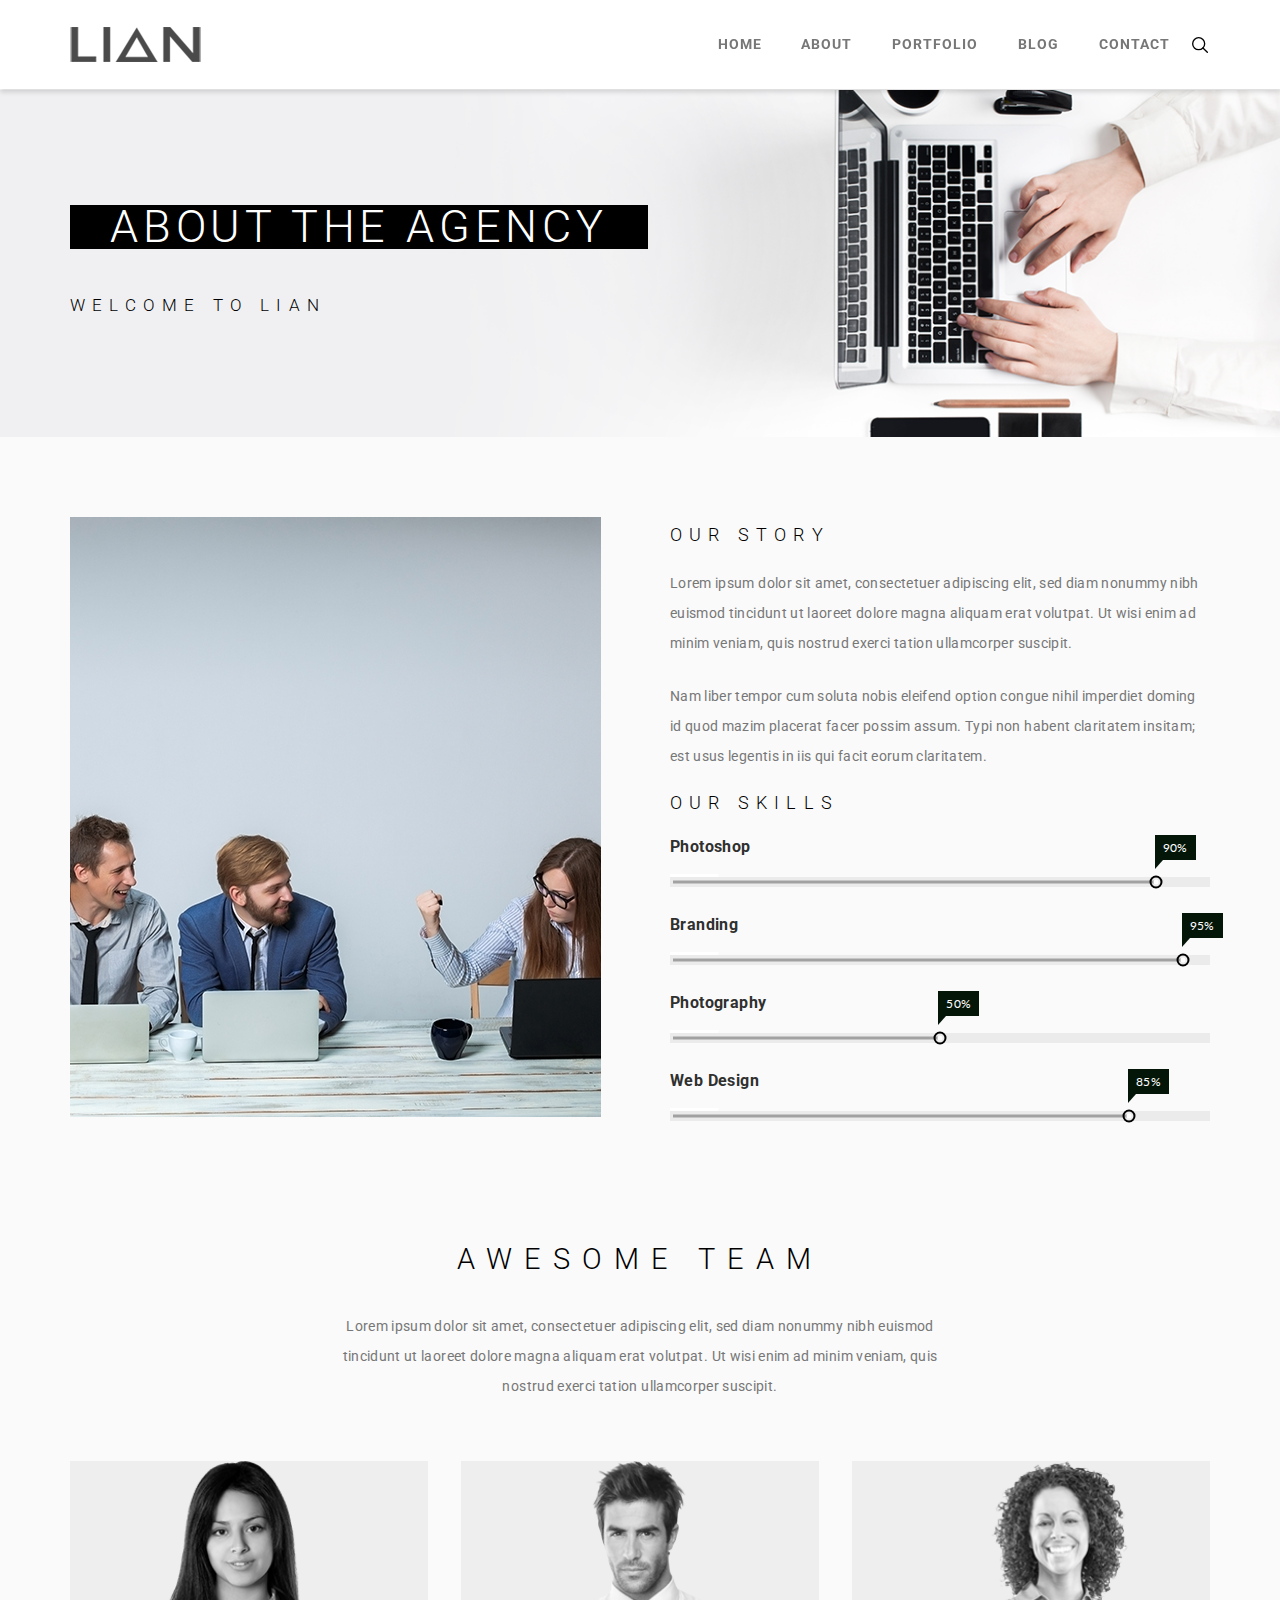
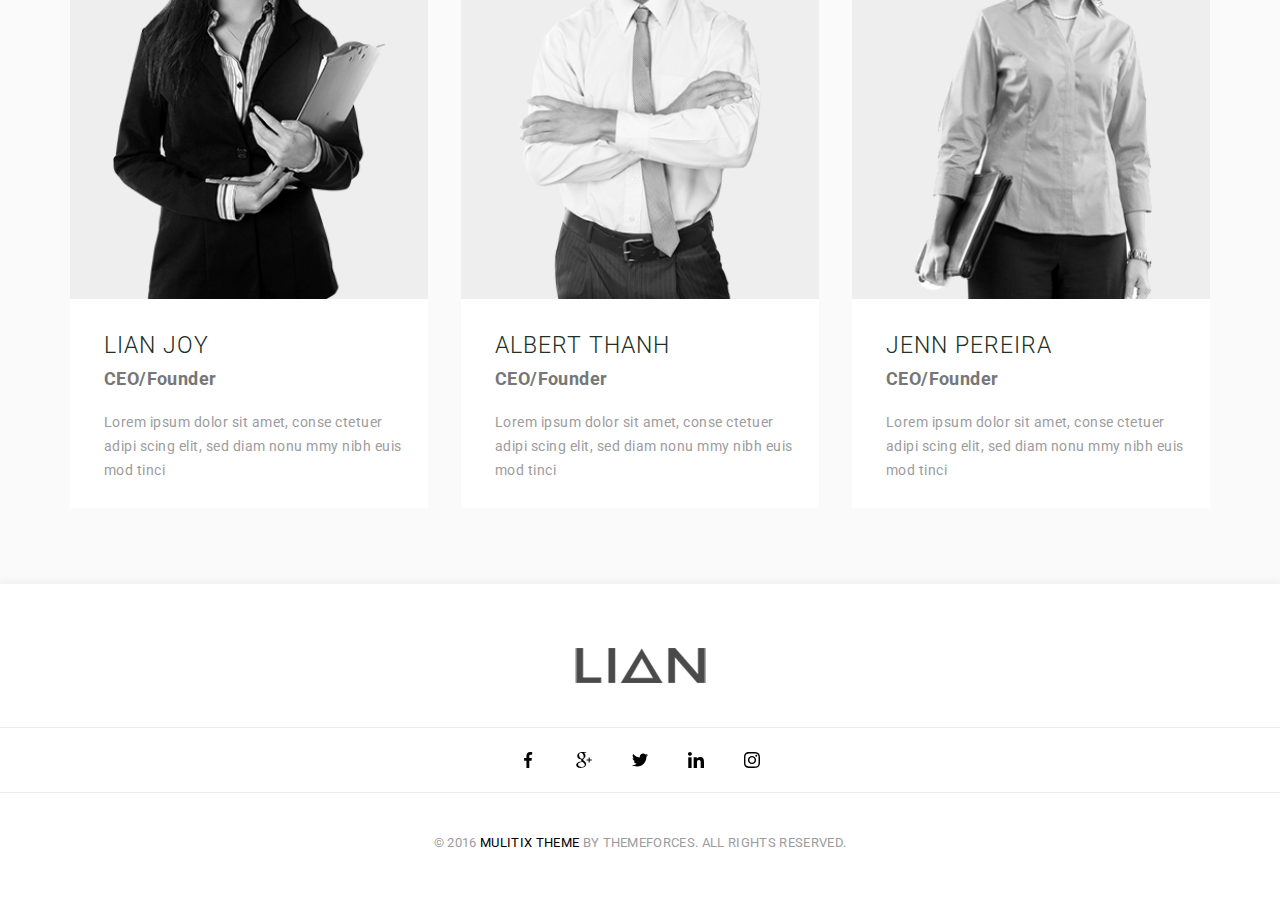
<file: pages/about.html>
<!DOCTYPE html>
<html>
<head>
    <meta charset='utf-8'>
    <meta http-equiv='X-UA-Compatible' content='IE=edge'>
    <title>Lian</title>
    <meta name='viewport' content='width=device-width, initial-scale=1'>
    <link rel='stylesheet' type='text/css' media='screen' href='../assets/css/style.css'>
</head>
<body>

    <div class="wrapper">
        <div class="content">
            <div class="main null">
                <div class="main__top">
                    <div class="container">
                        <div class="main__top-body">
                            <div class="main__top-logo">
                                <img src="/assets/img/logo.png" alt="">
                            </div>
                            <div class="main__top-menu top__menu">
                                <div class="main__burger">
                                    <span></span>
                                </div>
                                <nav>
                                    <a href="/index.html">HOME</a>
                                    <a href="/pages/about.html">About</a>
                                    <a href="/pages/portfolio.html">Portfolio</a>
                                    <a href="/pages/blog.html">BLOG</a>
                                    <a href="/pages/contact.html">Contact</a>
                                </nav>
                                <div class="main__top-search">
                                    <input type="search" name="" id="">
                                </div>
                            </div>
                        </div>
                    </div>
                </div>
                <div class="about-main__content">
                    <div class="about-main__text container">
                        <div class="about-main__title">
                            About The Agency
                        </div>
                        <div class="about-main__subtitle">
                            Welcome to Lian
                        </div>
                    </div>
                </div>
            </div>
            <div class="ourstory">
                <div class="container">
                    <div class="ourstory__body">
                        <div class="ourstory__column">
                            <img src="/assets/img/shutterstock_295137809.jpg" alt="">
                        </div>
                        <div class="ourstory__column">
                            <div class="ourstory__text">
                                <div class="ourstory__label">
                                    Our Story
                                </div>
                                <div class="ourstory__text-content">
                                    <p>Lorem ipsum dolor sit amet, consectetuer adipiscing elit, sed diam nonummy nibh euismod tincidunt ut laoreet dolore magna aliquam erat volutpat. Ut wisi enim ad minim veniam, quis nostrud exerci tation ullamcorper suscipit.</p>
                                    <p>Nam liber tempor cum soluta nobis eleifend option congue nihil imperdiet doming id quod mazim placerat facer possim assum. Typi non habent claritatem insitam; est usus legentis in iis qui facit eorum claritatem.
                                    </p>
                                </div>
                            </div>
                            <div class="ourstory__graphs">
                                <div class="ourstory__label">
                                    Our skills
                                </div>
                                <div class="ourstory__graphs-body">
                                    <div class="ourstory__graph">
                                        Photoshop <span>90%</span>
                                        <svg height="40" width="100%">
                                            <line x1="" y1="0" x2="9%" y2="0" style="stroke:#ffffff;stroke-width:20" />
                                            <line x1="" y1="8" x2="100%" y2="8" style="stroke:#ebebeb;stroke-width:10" />
                                            <line x1="3" y1="8" x2="90%" y2="8" style="stroke:#a1a1a1;stroke-width:3" />
                                            <circle cx="90%" cy="8" r="1" stroke="#000000" stroke-width="11" fill="#ffffff" />
                                            <circle cx="90%" cy="8" r="1" stroke="#ffffff" stroke-width="3" fill="#ffffff" />
                                            Sorry, your browser does not support inline SVG.
                                        </svg>
                                    </div>
                                    <div class="ourstory__graph">
                                        Branding <span>95%</span> 
                                        <svg height="40" width="100%">
                                            <line x1="0" y1="0" x2="9%" y2="0" style="stroke:#ffffff;stroke-width:20" />
                                            <line x1="0" y1="8" x2="100%" y2="8" style="stroke:#ebebeb;stroke-width:10" />
                                            <line x1="3" y1="8" x2="95%" y2="8" style="stroke:#a1a1a1;stroke-width:3" />
                                            <circle cx="95%" cy="8" r="1" stroke="#000000" stroke-width="11" fill="#ffffff" />
                                            <circle cx="95%" cy="8" r="1" stroke="#ffffff" stroke-width="3" fill="#ffffff" />
                                            Sorry, your browser does not support inline SVG.
                                        </svg>
                                    </div>
                                    <div class="ourstory__graph">
                                        Photography <span>50%</span>
                                        <svg height="40" width="100%">
                                            <line x1="0" y1="0" x2="9%" y2="0" style="stroke:#ffffff;stroke-width:20" />
                                            <line x1="0" y1="8" x2="100%" y2="8" style="stroke:#ebebeb;stroke-width:10" />
                                            <line x1="3" y1="8" x2="50%" y2="8" style="stroke:#a1a1a1;stroke-width:3" />
                                            <circle cx="50%" cy="8" r="1" stroke="#000000" stroke-width="11" fill="#ffffff" />
                                            <circle cx="50%" cy="8" r="1" stroke="#ffffff" stroke-width="3" fill="#ffffff" />
                                            Sorry, your browser does not support inline SVG.
                                        </svg>
                                    </div>
                                    <div class="ourstory__graph">
                                        Web Design <span>85%</span>
                                        <svg height="40" width="100%">
                                            <line x1="0" y1="0" x2="9%" y2="0" style="stroke:#ffffff;stroke-width:20" />
                                            <line x1="0" y1="8" x2="100%" y2="8" style="stroke:#ebebeb;stroke-width:10" />
                                            <line x1="3" y1="8" x2="85%" y2="8" style="stroke:#a1a1a1;stroke-width:3" />
                                            <circle cx="85%" cy="8" r="1" stroke="#000000" stroke-width="11" fill="#ffffff" />
                                            <circle cx="85%" cy="8" r="1" stroke="#ffffff" stroke-width="3" fill="#ffffff" />
                                            Sorry, your browser does not support inline SVG.
                                        </svg>
                                    </div>
                                </div>
                            </div>
                        </div>
                    </div>
                </div>
            </div>
            <div class="ourteam">
                <div class="container">
                    <div class="ourteam__text">
                        <div class="ourteam__text-title">
                            Awesome Team
                        </div>
                        <div class="ourteam__text-descr">
                            Lorem ipsum dolor sit amet, consectetuer adipiscing elit, sed diam nonummy nibh euismod tincidunt ut laoreet dolore magna aliquam erat volutpat. Ut wisi enim ad minim veniam, quis nostrud exerci tation ullamcorper suscipit.
                        </div>
                    </div>
                    <div class="ourteam__body">
                        <div class="ourteam__item">
                            <div class="ourteam__item-img">
                                <img src="/assets/img/Saturation_1.png" alt="">
                            </div>
                            <div class="ourteam__item-name">
                                Lian Joy 
                            </div>
                            <div class="ourteam__item-post">
                                CEO/Founder
                            </div>
                            <div class="ourteam__item-comment">
                                Lorem ipsum dolor sit amet, conse ctetuer adipi scing elit, sed diam nonu mmy nibh euis mod tinci 
                            </div>
                        </div>
                        <div class="ourteam__item">
                            <div class="ourteam__item-img">
                                <img src="/assets/img/img00001.png" alt="">
                            </div>
                            <div class="ourteam__item-name">
                                Albert Thanh 
                            </div>
                            <div class="ourteam__item-post">
                                CEO/Founder
                            </div>
                            <div class="ourteam__item-comment">
                                Lorem ipsum dolor sit amet, conse ctetuer adipi scing elit, sed diam nonu mmy nibh euis mod tinci 
                            </div>
                        </div>
                        <div class="ourteam__item">
                            <div class="ourteam__item-img">
                                <img src="/assets/img/img00002.png" alt="">
                            </div>
                            <div class="ourteam__item-name">
                                Jenn Pereira
                            </div>
                            <div class="ourteam__item-post">
                                CEO/Founder
                            </div>
                            <div class="ourteam__item-comment">
                                Lorem ipsum dolor sit amet, conse ctetuer adipi scing elit, sed diam nonu mmy nibh euis mod tinci
                            </div>
                        </div>
                    </div>
                </div>
            </div>
        </div>
        <footer class="footer">
            <div class="footer__body">
                <div class="footer__logo main__top-logo"><img src="/assets/img/logo.png" alt=""></div>
                <div class="footer__social">
                    <div class="footer__social-body">
                        <div class="footer__social-item"><a href=""><img src="/assets/img/icons/facebook.svg" alt=""></a></div>
                        <div class="footer__social-item"><a href=""><img src="/assets/img/icons/google-plus.svg" alt=""></a></div>
                        <div class="footer__social-item"><a href=""><img src="/assets/img/icons/twitter.svg" alt=""></a></div>
                        <div class="footer__social-item"><a href=""><img src="/assets/img/icons/linkedin.svg" alt=""></a></div>
                        <div class="footer__social-item"><a href=""><img src="/assets/img/icons/instagram.svg" alt=""></a></div>
                    </div>
                </div>
                <div class="footer__cr">
                    © 2016 <span>Mulitix Theme</span> by ThemeForces. All Rights Reserved.
                </div>
            </div>
        </footer>    
    </div>

    <script src="http://code.jquery.com/jquery-3.5.1.js" integrity="sha256-QWo7LDvxbWT2tbbQ97B53yJnYU3WhH/C8ycbRAkjPDc=" crossorigin="anonymous"></script>
    <script src="/assets/js/slick.min.js"></script>
    <script src='/assets/js/app.js'></script>
    <!-- <script src="/assets/js/popup.js"></script> -->
    <script src="/assets/js/tabs.js"></script>
    <script src="/assets/js/lazyLoad.js"></script>
</body>
</html>
</file>
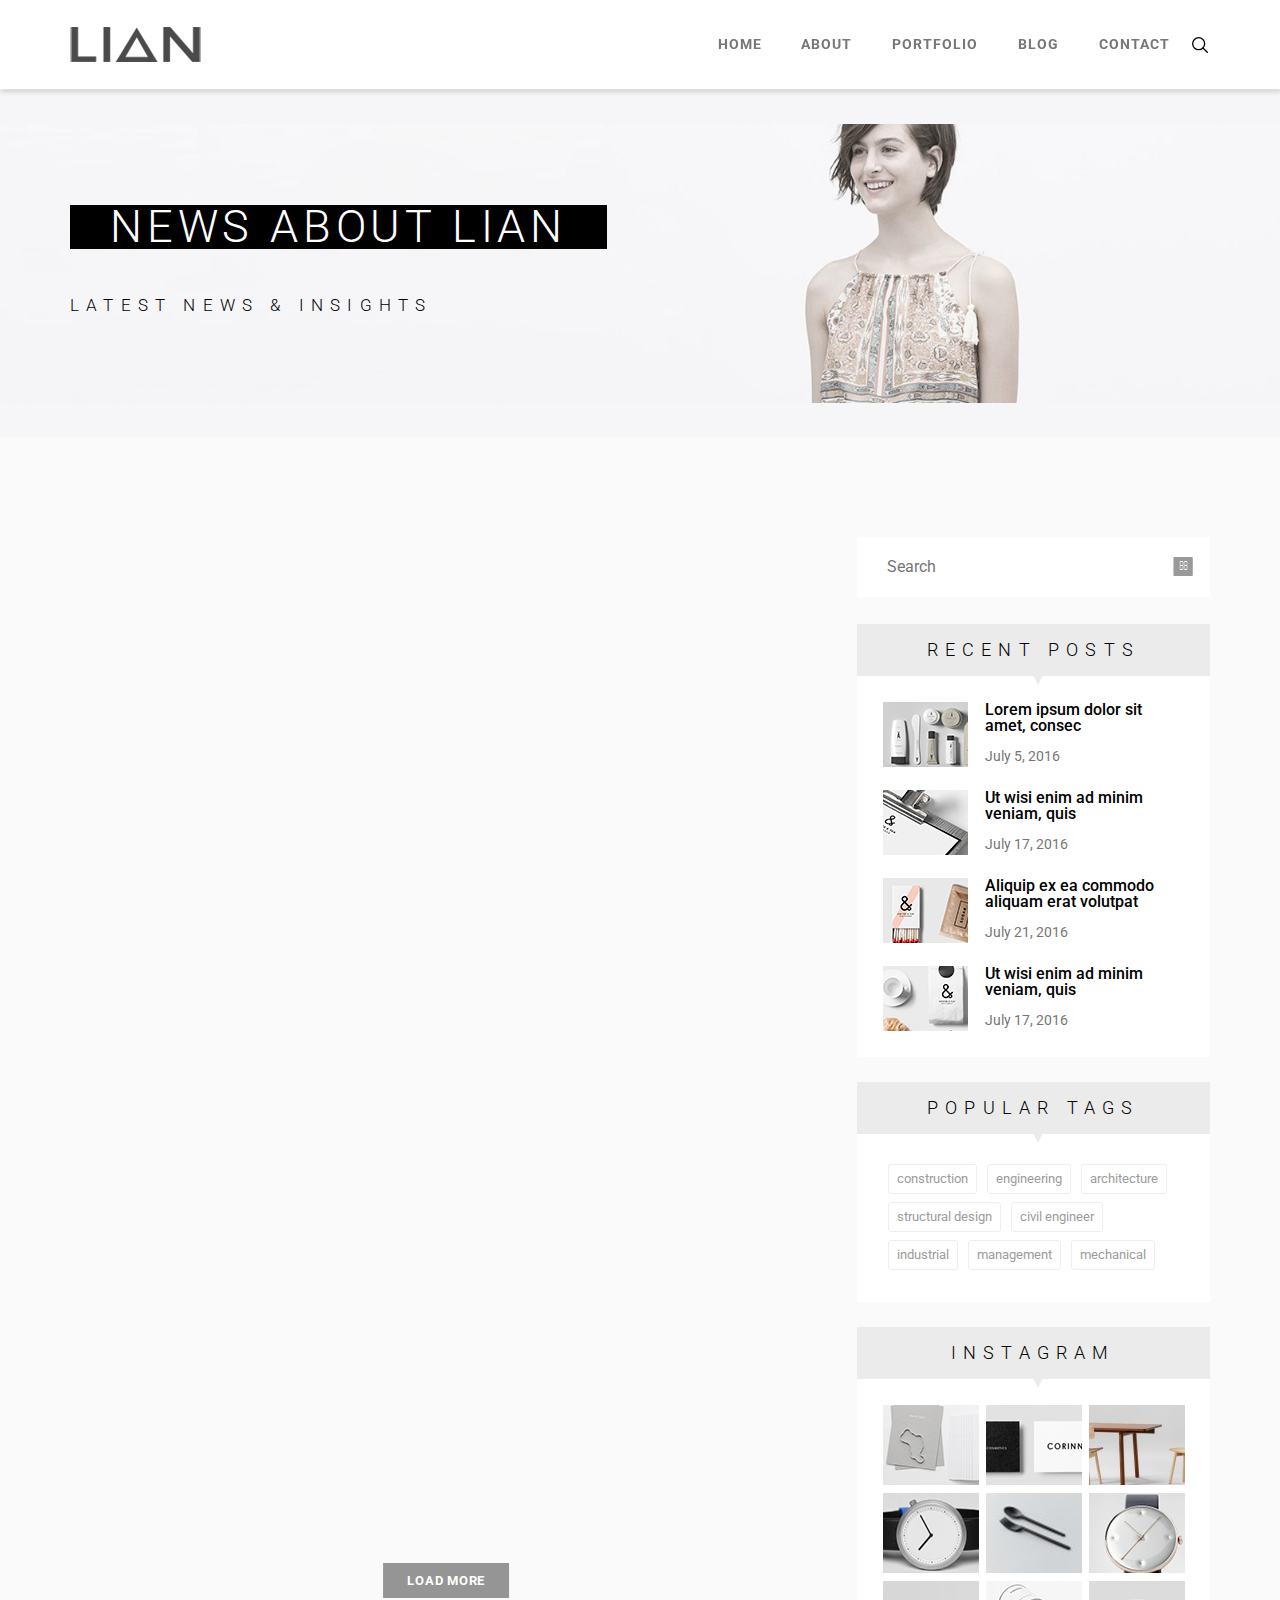
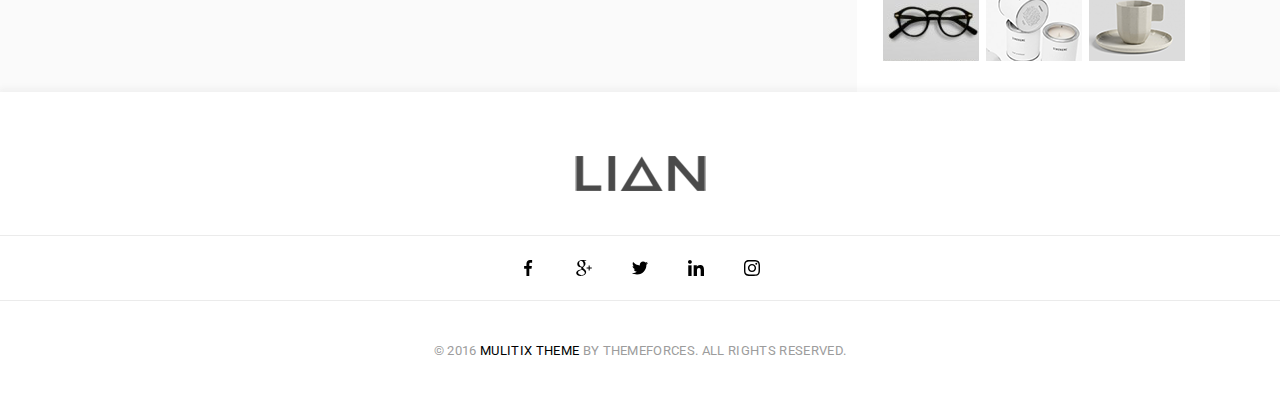
<file: pages/blog.html>
<!DOCTYPE html>
<html>
<head>
    <meta charset='utf-8'>
    <meta http-equiv='X-UA-Compatible' content='IE=edge'>
    <title>Lian</title>
    <meta name='viewport' content='width=device-width, initial-scale=1'>
    <link rel='stylesheet' type='text/css' media='screen' href='../assets/css/style.css'>
</head>
<body>

    <div class="wrapper">
        <div class="content">
            <div class="main null">
                <div class="main__top">
                    <div class="container">
                        <div class="main__top-body">
                            <div class="main__top-logo">
                                <img src="/assets/img/logo.png" alt="">
                            </div>
                            <div class="main__top-menu top__menu">
                                <div class="main__burger">
                                    <span></span>
                                </div>
                                <nav>
                                    <a href="/index.html">HOME</a>
                                    <a href="/pages/about.html">About</a>
                                    <a href="/pages/portfolio.html">Portfolio</a>
                                    <a href="/pages/blog.html">BLOG</a>
                                    <a href="/pages/contact.html">Contact</a>
                                </nav>
                                <div class="main__top-search">
                                    <input type="search" name="" id="">
                                </div>
                            </div>
                        </div>
                    </div>
                </div>
                <div class="about-main__content" style="background-image: url(/assets/img/slider_01-mokhgqwtr9u2rwxhakqtevd7311vu1meqdvfikirwo.png);background-color: #f6f6f8;">
                    <div class="about-main__text container">
                        <div class="about-main__title">
                            News About Lian
                        </div>
                        <div class="about-main__subtitle">
                            Latest News & Insights
                        </div>
                    </div>
                </div>
            </div>
            <div class="blog__content">
                <div class="container">
                    <div class="blog__body">
                        <div class="blog__body-column-1">
                            <div class="blog__body-subcolumn">
                                <a href="/pages/single_post.html">
                                    <div class="postNoIco blog__content01">
                                        <div class="post-tag">
                                            WordPress
                                        </div>
                                        <div class="post-title">
                                            I am a Blog Post Title
                                        </div>
                                        <div class="post-name">
                                            by Jenn Pereira 
                                        </div>
                                        <div class="post-descr">
                                            Phasellus et nisl tellus. Etiam facilisis eu nisi scelerisque faucibus. Proin semper suscipit magna, nec imperdiet lacus semper vitae. Sed hendrerit enim non justo posuere placerat eget purus mauris. Etiam facilisis eu nisi scelerisque faucibus...
                                        </div>
                                        <div class="post-date">
                                            on July 19, 2016 
                                        </div>
                                        <div class="post-like">
                                            <span></span>
                                        </div>
                                    </div>   
                                </a>
                                <a href="">
                                    <div class="postWithIco blog__content01">
                                        <div class="post-ico">
                                            <img src="/assets/img/tumblr_nlv9bp2AGA1sfyngeo2_1280-mokhgqwoip430hckostcf4rafjnml63dn1z0lg53a0.png" alt="">
                                        </div>
                                        <div class="post-body">
                                            <div class="post-title">
                                                I am a Blog Post with an Awesome Image
                                            </div>
                                            <div class="post-name">
                                                by Jenn Pereira 
                                            </div>
                                            <div class="post-descr">
                                                Proin semper suscipit magna, nec imperdiet lacus semper vitae. Sed hendrerit enim non justo posuere placerat eget purus mauris...
                                            </div>
                                            <div class="post-date">
                                                on July 19, 2016 
                                            </div>
                                            <div class="post-like">
                                                <span></span>
                                            </div>
                                        </div>
                                    </div>
                                </a>
                                <a href="">
                                    <div class="postNoIco blog__content01">
                                        <div class="post-tag">
                                            Image  Hover
                                        </div>
                                        <div class="post-title">
                                            I am a Blog Post Title
                                        </div>
                                        <div class="post-name">
                                            by Jenn Pereira 
                                        </div>
                                        <div class="post-descr">
                                            Phasellus et nisl tellus. Etiam facilisis eu nisi scelerisque faucibus. Proin semper suscipit magna, nec imperdiet lacus semper...
                                        </div>
                                        <div class="post-date">
                                            on July 19, 2016 
                                        </div>
                                        <div class="post-like">
                                            <span></span>
                                        </div>
                                    </div>
                                </a>
                            </div>
                            <div class="blog__body-subcolumn">
                                <a href="">
                                    <div class="postWithIco blog__content02 ">
                                        <div class="post-ico">
                                            <img src="/assets/img/04-2zleu28zg1q6t8jifba58g.png" alt="">
                                        </div>
                                        <div class="post-body">
                                            <div class="post-title">
                                            I am a Blog Post with an Awesome Image
                                            </div>
                                            <div class="post-name">
                                                by Jenn Pereira 
                                            </div>
                                            <div class="post-descr">
                                                Proin semper suscipit magna, nec imperdiet lacus semper vitae. Sed hendrerit enim non justo posuere placerat eget purus mauris...
                                            </div>
                                            <div class="post-date">
                                                on July 19, 2016 
                                            </div>
                                            <div class="post-like">
                                                <span></span>
                                            </div>
                                        </div>
                                    </div>
                                </a>
                                <a href="">
                                    <div class="postVideo blog__content02 ">
                                        <img src="/assets/img/02-2zleu1zxrgnt951rnkwu0w.jpg" alt="">
                                    </div>
                                </a>
                                <a href="">
                                    <div class="postWithIco blog__content02 ">
                                        <div class="post-ico">
                                            <img src="/assets/img/img_single_project_01-2zletwgwev4ggbhphdh79c.png" alt="">
                                        </div>
                                        <div class="post-body">
                                            <div class="post-title">
                                                I am a Blog Post with an Awesome Image
                                            </div>
                                            <div class="post-name">
                                                by Jenn Pereira 
                                            </div>
                                            <div class="post-descr">    
                                                Proin semper suscipit magna, nec imperdiet lacus semper vitae. Sed hendrerit enim non justo posuere placerat eget purus mauris...
                                            </div>
                                            <div class="post-date">
                                                on July 19, 2016 
                                            </div>
                                            <div class="post-like">
                                                <span></span>
                                            </div>
                                        </div>
                                    </div>
                                </a>
                            </div>
                            <div class="tabs__btn">
                                <a href="#" id="loadMore">Load More</a>
                            </div>
                        </div>
                        <div class="blog__body-column-2">
                            <input type="search" id="search-blog" placeholder="Search">
                            <div class="blog__recent">
                                <div class="blog__recent-title">
                                    Recent Posts
                                </div>
                                <div class="blog__recent-body">
                                    <div class="blog__recent-item">
                                        <div class="blog__recent-ico">
                                            <img src="/assets/img/thumbnail_blog_large_02-2zl6mc8jofu6l0aqic7m68.png" alt="">
                                        </div>
                                            <div class="blog__recent-text">
                                                <div class="blog__recent-name">
                                                Lorem ipsum dolor sit amet, consec
                                            </div>
                                            <div class="blog__recent-date">
                                                July 5, 2016
                                            </div>
                                        </div>
                                    </div>
                                    <div class="blog__recent-item">
                                        <div class="blog__recent-ico">
                                            <img src="/assets/img/img_single_project_03-2zletwpy3g6u0ezg93uigw.png" alt="">
                                        </div>
                                        <div class="blog__recent-text">
                                            <div class="blog__recent-name">
                                                Ut wisi enim ad minim veniam, quis
                                            </div>
                                            <div class="blog__recent-date">
                                                July 17, 2016
                                            </div>
                                        </div>
                                    </div>
                                    <div class="blog__recent-item">
                                        <div class="blog__recent-ico">
                                            <img src="/assets/img/img07.png" alt="">
                                        </div>
                                        <div class="blog__recent-text">
                                            <div class="blog__recent-name">
                                                Aliquip ex ea commodo aliquam erat volutpat
                                            </div>
                                            <div class="blog__recent-date">
                                                July 21, 2016
                                            </div>
                                        </div>
                                    </div>
                                    <div class="blog__recent-item">
                                        <div class="blog__recent-ico">
                                            <img src="/assets/img/img08.png" alt="">
                                        </div>
                                        <div class="blog__recent-text">
                                            <div class="blog__recent-name">
                                                Ut wisi enim ad minim veniam, quis
                                            </div>
                                            <div class="blog__recent-date">
                                                July 17, 2016
                                            </div>
                                        </div>
                                    </div>
                                </div>
                            </div>
                            <div class="blog__tags">
                                <div class="blog__recent-title">Popular tags</div>
                                <div class="blog__recent-body">
                                    <div class="blog__tags-items">
                                        <div class="blog__tags-item">
                                            <a href="">
                                                construction
                                            </a>
                                        </div>
                                        <div class="blog__tags-item">
                                            <a href="">
                                                engineering
                                            </a>
                                        </div>
                                        <div class="blog__tags-item">
                                            <a href="">
                                                architecture
                                            </a>
                                        </div>
                                        <div class="blog__tags-item">
                                            <a href="">
                                                structural design
                                            </a>
                                        </div>
                                        <div class="blog__tags-item">
                                            <a href="">
                                                civil engineer
                                            </a>
                                        </div>
                                        <div class="blog__tags-item">
                                            <a href="">
                                                industrial
                                            </a>
                                        </div>
                                        <div class="blog__tags-item">
                                            <a href="">
                                                management
                                            </a>
                                        </div>
                                        <div class="blog__tags-item">
                                            <a href="">
                                                mechanical
                                            </a>
                                        </div>
                                    </div>
                                </div>
                            </div>
                            <div class="blog__inst">
                                <div class="blog__recent-title">Instagram</div>
                                <div class="blog__recent-body">
                                    <div class="blog__inst-gallery">
                                        <div class="blog__inst-img"><a href=""><img src="/assets/img/inst01.png" alt=""></a></div>
                                        <div class="blog__inst-img"><a href=""><img src="/assets/img/inst02.png" alt=""></a></div>
                                        <div class="blog__inst-img"><a href=""><img src="/assets/img/inst03.png" alt=""></a></div>
                                        <div class="blog__inst-img"><a href=""><img src="/assets/img/inst04.png" alt=""></a></div>
                                        <div class="blog__inst-img"><a href=""><img src="/assets/img/inst05.png" alt=""></a></div>
                                        <div class="blog__inst-img"><a href=""><img src="/assets/img/inst06.png" alt=""></a></div>
                                        <div class="blog__inst-img"><a href=""><img src="/assets/img/inst07.png" alt=""></a></div>
                                        <div class="blog__inst-img"><a href=""><img src="/assets/img/inst08.png" alt=""></a></div>
                                        <div class="blog__inst-img"><a href=""><img src="/assets/img/inst09.png" alt=""></a></div>
                                    </div>
                                </div>
                            </div>
                        </div>
                    </div>
                </div>
            </div>
        </div>
        <footer class="footer">
            <div class="footer__body">
                <div class="footer__logo main__top-logo"><img src="/assets/img/logo.png" alt=""></div>
                <div class="footer__social">
                    <div class="footer__social-body">
                        <div class="footer__social-item"><a href=""><img src="/assets/img/icons/facebook.svg" alt=""></a></div>
                        <div class="footer__social-item"><a href=""><img src="/assets/img/icons/google-plus.svg" alt=""></a></div>
                        <div class="footer__social-item"><a href=""><img src="/assets/img/icons/twitter.svg" alt=""></a></div>
                        <div class="footer__social-item"><a href=""><img src="/assets/img/icons/linkedin.svg" alt=""></a></div>
                        <div class="footer__social-item"><a href=""><img src="/assets/img/icons/instagram.svg" alt=""></a></div>
                    </div>
                </div>
                <div class="footer__cr">
                    © 2016 <span>Mulitix Theme</span> by ThemeForces. All Rights Reserved.
                </div>
            </div>
        </footer>
    </div>


    <script src="http://code.jquery.com/jquery-3.5.1.js" integrity="sha256-QWo7LDvxbWT2tbbQ97B53yJnYU3WhH/C8ycbRAkjPDc=" crossorigin="anonymous"></script>
    <script src="/assets/js/slick.min.js"></script>
    <script src='/assets/js/app.js'></script>
    <!-- <script src="/assets/js/popup.js"></script> -->
    <script src="/assets/js/tabs.js"></script>
    <script src="/assets/js/lazyLoad.js"></script>
</body>
</html>
</file>
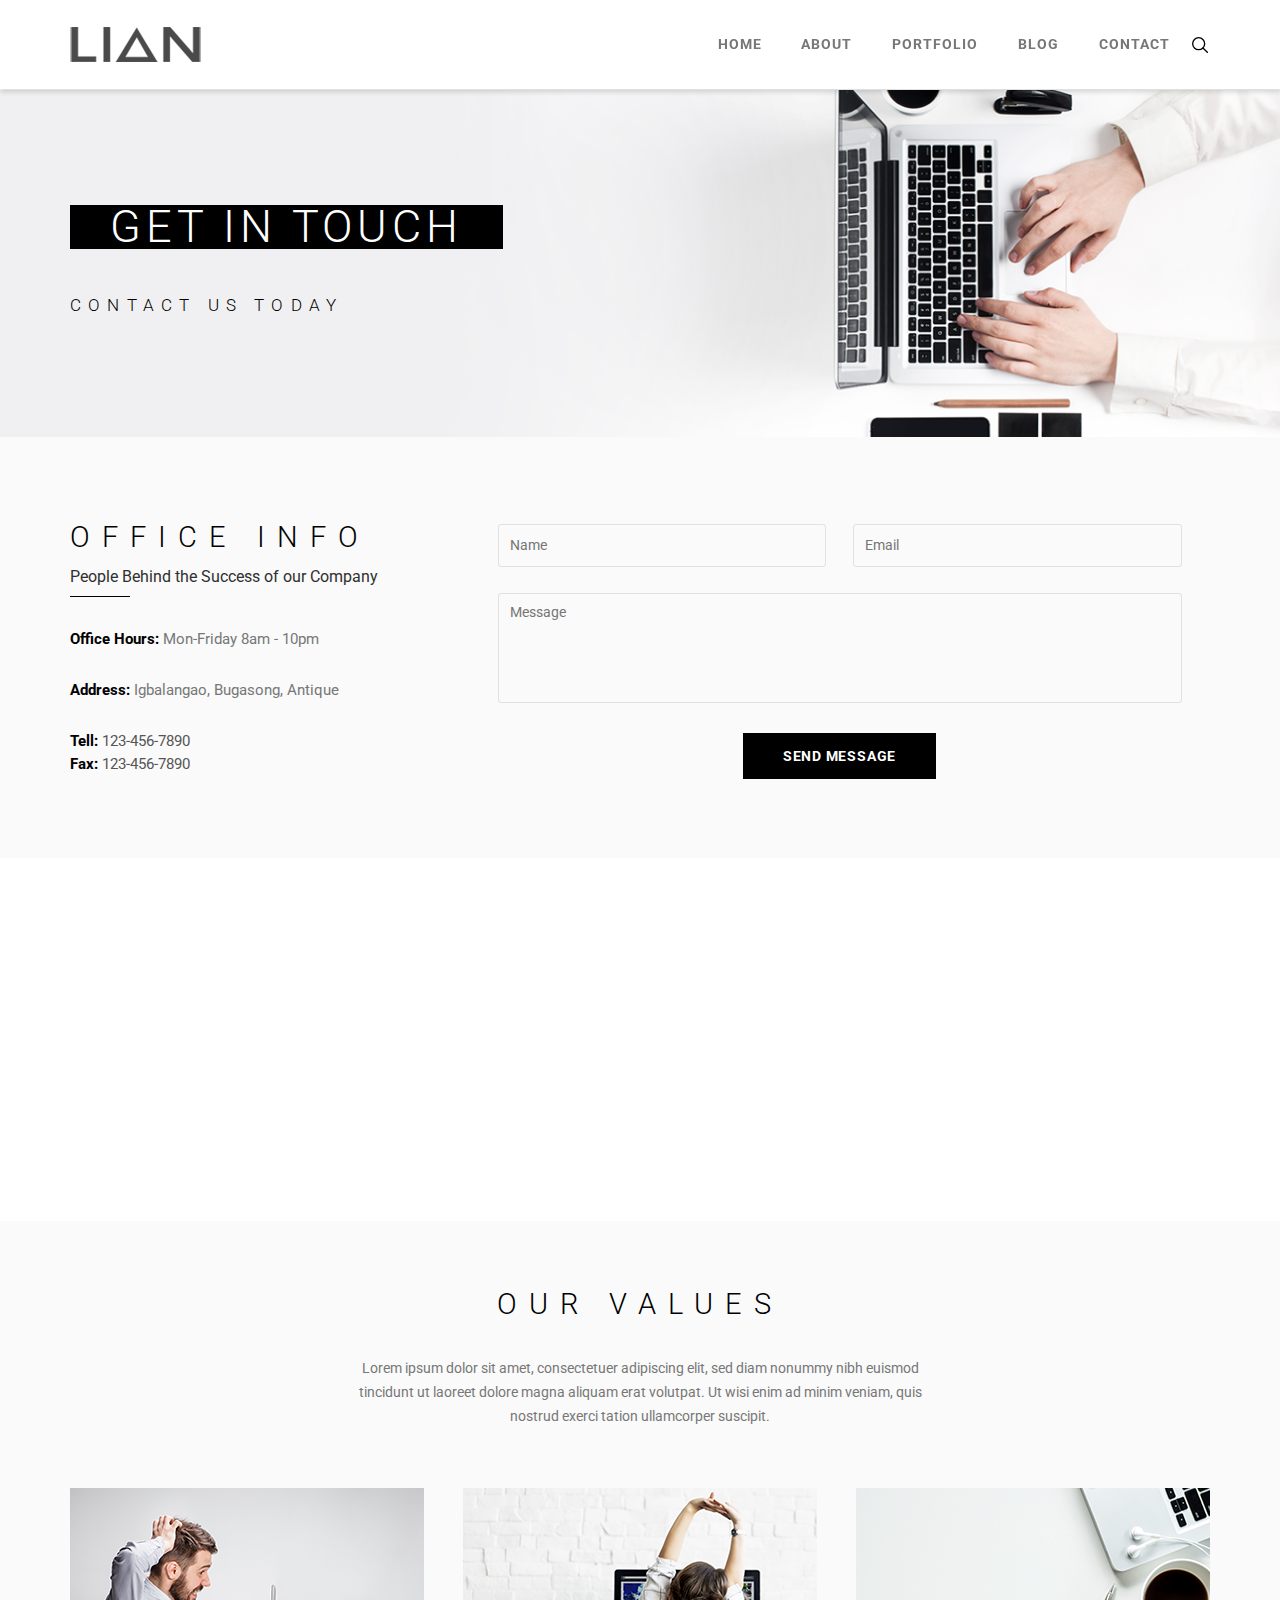
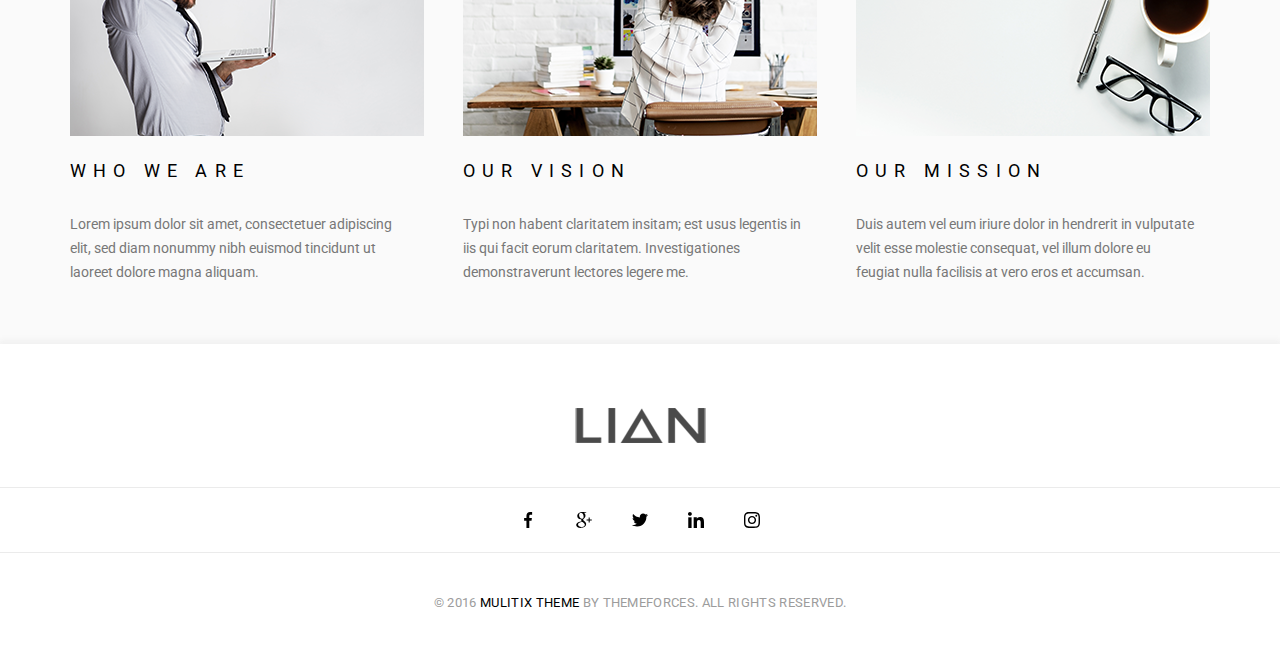
<file: pages/contact.html>
<!DOCTYPE html>
<html>
<head>
    <meta charset='utf-8'>
    <meta http-equiv='X-UA-Compatible' content='IE=edge'>
    <title>Lian</title>
    <meta name='viewport' content='width=device-width, initial-scale=1'>
    <link rel='stylesheet' type='text/css' media='screen' href='../assets/css/style.css'>
</head>
<body>

    <div class="wrapper">
        <div class="content">
            <div class="main null">
                <div class="main__top">
                    <div class="container">
                        <div class="main__top-body">
                            <div class="main__top-logo">
                                <img src="/assets/img/logo.png" alt="">
                            </div>
                            <div class="main__top-menu top__menu">
                                <div class="main__burger">
                                    <span></span>
                                </div>
                                <nav>
                                    <a href="/index.html">HOME</a>
                                    <a href="/pages/about.html">About</a>
                                    <a href="/pages/portfolio.html">Portfolio</a>
                                    <a href="/pages/blog.html">BLOG</a>
                                    <a href="/pages/contact.html">Contact</a>
                                </nav>
                                <div class="main__top-search">
                                    <input type="search" name="" id="">
                                </div>
                            </div>
                        </div>
                    </div>
                </div>
                <div class="about-main__content">
                    <div class="about-main__text container">
                        <div class="about-main__title">
                            Get in Touch
                        </div>
                        <div class="about-main__subtitle">
                            Contact us Today
                        </div>
                    </div>
                </div>
            </div>
            <div class="contact__info">
                <div class="container">
                    <div class="contact__info-body">
                        <div class="contact__info-clmn">
                            <div class="contact__info-title">
                                Office Info
                            </div>
                            <div class="contact__info-subtitle">
                                People Behind the Success of our Company
                            </div>
                            <hr>
                            <div class="contact__info-hrs">
                                <span>Office Hours:</span>   Mon-Friday 8am - 10pm
                            </div>
                            <div class="contact__info-adress">
                                <span>Address:</span>  Igbalangao, Bugasong, Antique
                            </div>
                            <div class="contact__info-tel">
                                <span>Tell:</span>   123-456-7890
                            </div>
                            <div class="contact__info-tel">
                                <span>Fax:</span>   123-456-7890
                            </div>
                        </div>
                        <div class="contact__info-clmn single__form">
                            <input type="text" name="" id="" placeholder="Name">
                            <input type="email" placeholder="Email">
                            <textarea name="" id="" placeholder="Message"></textarea>
                            <input type="submit" name="" id="" value="Send Message">
                        </div>
                    </div>
                </div>
            </div>
            <iframe src="https://www.google.com/maps/embed?pb=!1m18!1m12!1m3!1d48415.101575300854!2d-73.84899609259857!3d40.67520615984794!2m3!1f0!2f0!3f0!3m2!1i1024!2i768!4f13.1!3m3!1m2!1s0x89c2674340dbd021%3A0x5982f3f892a92c6c!2sResorts%20World%20Casino%20New%20York%20City!5e0!3m2!1sen!2sru!4v1602082947857!5m2!1sen!2sru" width="100%" height="360" frameborder="0" style="border:0;" allowfullscreen="" aria-hidden="false" tabindex="0"></iframe>
            <div class="ourvalues">
                <div class="container">
                    <div class="ourvalues-title">
                        Our Values
                    </div>
                    <div class="ourvalues-descr">
                        Lorem ipsum dolor sit amet, consectetuer adipiscing elit, sed diam nonummy nibh euismod tincidunt ut laoreet dolore magna aliquam erat volutpat. Ut wisi enim ad minim veniam, quis nostrud exerci tation ullamcorper suscipit.
                    </div>
                    <div class="ourvalues__body">
                        <div class="ourvalues__body-item">
                            <div class="ourvalues__item-ico">
                                <img src="/assets/img/ourimg01.png" alt="">
                            </div>
                            <div class="ourvalues__item-title">
                                Who We Are
                            </div>
                            <div class="ourvalues__item-descr">
                                Lorem ipsum dolor sit amet, consectetuer adipiscing elit, sed diam nonummy nibh euismod tincidunt ut laoreet dolore magna aliquam.
                            </div>
                        </div>
                        <div class="ourvalues__body-item">
                            <div class="ourvalues__item-ico">
                                <img src="/assets/img/ourimg02.png" alt="">
                            </div>
                            <div class="ourvalues__item-title">
                                Our Vision
                            </div>
                            <div class="ourvalues__item-descr">
                                Typi non habent claritatem insitam; est usus legentis in iis qui facit eorum claritatem. Investigationes demonstraverunt lectores legere me.
                            </div>
                        </div>
                        <div class="ourvalues__body-item">
                            <div class="ourvalues__item-ico">
                                <img src="/assets/img/ourimg03.png" alt="">
                            </div>
                            <div class="ourvalues__item-title">
                                Our Mission
                            </div>
                            <div class="ourvalues__item-descr">
                                Duis autem vel eum iriure dolor in hendrerit in vulputate velit esse molestie consequat, vel illum dolore eu feugiat nulla facilisis at vero eros et accumsan.
                            </div>
                        </div>
                    </div>
                </div>
            </div>
        </div>
        <footer class="footer">
            <div class="footer__body">
                <div class="footer__logo main__top-logo"><img src="/assets/img/logo.png" alt=""></div>
                <div class="footer__social">
                    <div class="footer__social-body">
                        <div class="footer__social-item"><a href=""><img src="/assets/img/icons/facebook.svg" alt=""></a></div>
                        <div class="footer__social-item"><a href=""><img src="/assets/img/icons/google-plus.svg" alt=""></a></div>
                        <div class="footer__social-item"><a href=""><img src="/assets/img/icons/twitter.svg" alt=""></a></div>
                        <div class="footer__social-item"><a href=""><img src="/assets/img/icons/linkedin.svg" alt=""></a></div>
                        <div class="footer__social-item"><a href=""><img src="/assets/img/icons/instagram.svg" alt=""></a></div>
                    </div>
                </div>
                <div class="footer__cr">
                    © 2016 <span>Mulitix Theme</span> by ThemeForces. All Rights Reserved.
                </div>
            </div>
        </footer>    
    </div>

    <script src="http://code.jquery.com/jquery-3.5.1.js" integrity="sha256-QWo7LDvxbWT2tbbQ97B53yJnYU3WhH/C8ycbRAkjPDc=" crossorigin="anonymous"></script>
    <script src="/assets/js/slick.min.js"></script>
    <script src='/assets/js/app.js'></script>
    <!-- <script src="/assets/js/popup.js"></script> -->
    <script src="/assets/js/tabs.js"></script>
    <script src="/assets/js/lazyLoad.js"></script>
</body>
</html>
</file>
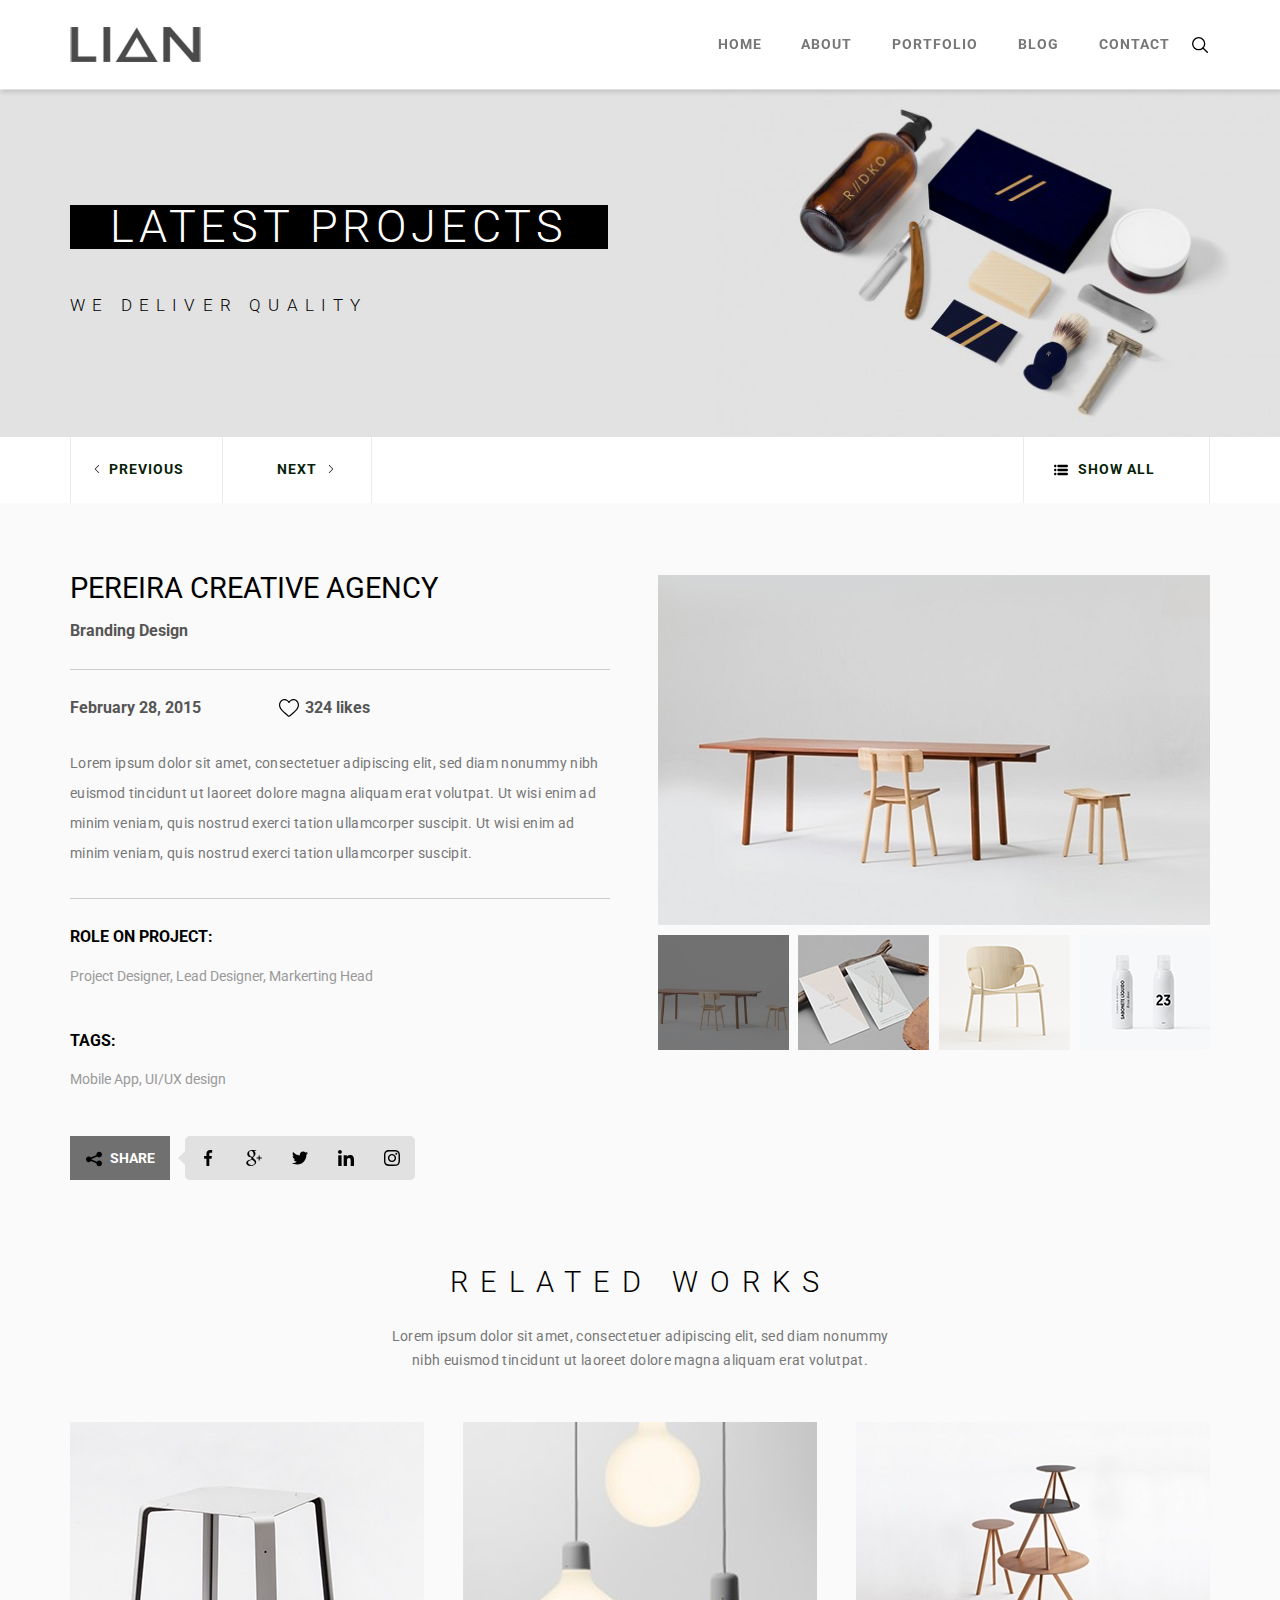
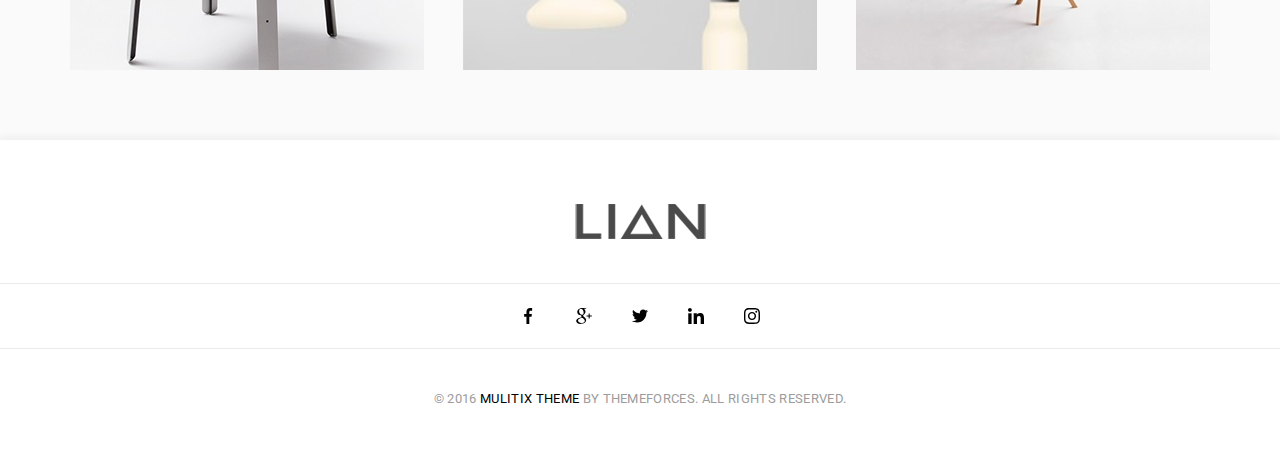
<file: pages/portfolio_details.html>
<!DOCTYPE html>
<html>
<head>
    <meta charset='utf-8'>
    <meta http-equiv='X-UA-Compatible' content='IE=edge'>
    <title>Lian</title>
    <meta name='viewport' content='width=device-width, initial-scale=1'>
    <link rel='stylesheet' type='text/css' media='screen' href='../assets/css/style.css'>
</head>
<body>

    <div class="wrapper">
        <div class="content">
            <div class="main null">
                <div class="main__top">
                    <div class="container">
                        <div class="main__top-body">
                            <div class="main__top-logo">
                                <img src="/assets/img/logo.png" alt="">
                            </div>
                            <div class="main__top-menu top__menu">
                                <div class="main__burger">
                                    <span></span>
                                </div>
                                <nav>
                                    <a href="/index.html">HOME</a>
                                    <a href="/pages/about.html">About</a>
                                    <a href="/pages/portfolio.html">Portfolio</a>
                                    <a href="/pages/blog.html">BLOG</a>
                                    <a href="/pages/contact.html">Contact</a>
                                </nav>
                                <div class="main__top-search">
                                    <input type="search" name="" id="">
                                </div>
                            </div>
                        </div>
                    </div>
                </div>
                <div class="about-main__content" style="background-image: url(/assets/img/tumblr_nkilubYwEa1sfyngeo6_1280-mdlc1ae1uowicnbugiuxo3qqbfugdzyh2mfn35fw3o.png);background-color: #e2e2e2;">
                    <div class="about-main__text container">
                        <div class="about-main__title">
                            LATEST PROJECTS
                        </div>
                        <div class="about-main__subtitle">
                            We Deliver Quality
                        </div>
                    </div>
                </div>
            </div>
            <div class="portfolio__btns">
                <div class="container">
                    <div class="portfolio__btns-body">
                        <div class="portfolio__btn-navigation">
                            <div class="portfolio__btn-prev">
                                <a href="">Previous</a> 
                            </div>
                            <div class="portfolio__btn-next">
                                <a href="">next</a> 
                            </div>
                        </div>
                        <div class="portfolio__btn-back">
                            <a href="/pages/portfolio.html">Show all</a> 
                        </div>
                    </div>
                </div>
            </div>
            <div class="portfolio__content">
                <div class="container">
                    <div class="portfolio__content-body">
                        <div class="portfolio__content-clmn">
                            <div class="portfolio__content-title">
                                Pereira Creative Agency
                            </div>
                            <div class="portfolio__content-subtitle">
                                Branding Design
                            </div>
                            <hr>
                            <div class="portfolio__content-stats">
                                <div class="portfolio__content-date">
                                    February 28, 2015
                                </div>
                                <div class="portfolio__content-likes">
                                    324 likes
                                </div>
                            </div>
                            <div class="portfolio__content-text">
                                Lorem ipsum dolor sit amet, consectetuer adipiscing elit, sed diam nonummy nibh euismod tincidunt ut laoreet dolore magna aliquam erat volutpat. Ut wisi enim ad minim veniam, quis nostrud exerci tation ullamcorper suscipit. Ut wisi enim ad minim veniam, quis nostrud exerci tation ullamcorper suscipit.
                            </div>
                            <hr>
                            <div class="portfolio__content-role">
                                Role On Project:
                            </div>
                            <div class="portfolio__content-subrole">
                                Project Designer, Lead Designer, Markerting Head
                            </div>
                            <div class="portfolio__content-tags">
                                Tags:
                            </div>
                            <div class="portfolio__content-subtags">
                                Mobile App, UI/UX design
                            </div>
                            <div class="portfolio__share">
                                <div class="share-btn">
                                    <a href="">share</a> 
                                </div>
                                <div class="share-socials">
                                    <a href=""><img src="/assets/img/icons/facebook.svg" alt=""></a>
                                    <a href=""><img src="/assets/img/icons/google-plus.svg" alt=""></a>
                                    <a href=""><img src="/assets/img/icons/twitter.svg" alt=""></a>
                                    <a href=""><img src="/assets/img/icons/linkedin.svg" alt=""></a>
                                    <a href=""><img src="/assets/img/icons/instagram.svg" alt=""></a>
                                </div>
                            </div>
                        </div>
                        <div class="portfolio__content-clmn">
                            <div class="portfolio__images">
                                <div class="portfolio__image-main">
                                    <img src="/assets/img/main-img.jpg" alt="">
                                </div>
                                <div class="portfolio__subimages">
                                    <div class="portfolio__subimage active-img"><a href=""><img src="/assets/img/main-img.jpg" alt=""></a></div>
                                    <div class="portfolio__subimage"><a href=""><img src="/assets/img/subimage01.jpg" alt=""></a></div>
                                    <div class="portfolio__subimage"><a href=""><img src="/assets/img/subimage02.png" alt=""></a></div>
                                    <div class="portfolio__subimage"><a href=""><img src="/assets/img/subimage03.png" alt=""></a></div>
                                </div>
                            </div>
                        </div>
                    </div>
                </div>
            </div>
            <div class="ourworks">
                <div class="container">
                    <div class="ourworks__text">
                        <div class="ourworks__text-title">
                            Related Works
                        </div>
                        <div class="ourworks__text-descr">
                            Lorem ipsum dolor sit amet, consectetuer adipiscing elit, sed diam nonummy nibh euismod tincidunt ut laoreet dolore magna aliquam erat volutpat. 
                        </div>
                    </div>
                    <div class="ourworks__images">
                        <div class="ourworks__image"><img src="/assets/img/tumblr_nj457j2vWV1sfyngeo1_1280-mokhgqwiff7g79dhbmx4vxaia8etqacz8hvbbfdejg.jpg" alt=""></div>
                        <div class="ourworks__image"><img src="/assets/img/tumblr_nkdh2aUv2E1sfyngeo2_1280-mdljidmmpoz9m65ogorahx07cgu8lyv598mz40ymu0.jpg" alt=""></div>
                        <div class="ourworks__image"><img src="/assets/img/tumblr_nkihfi1CJB1sfyngeo1_1280-mdljfwc2bzvdey2an9mgebqg0vrenddne7umfk4x76.jpg" alt=""></div>
                    </div>
                </div>
            </div>
        </div>
        <footer class="footer">
            <div class="footer__body">
                <div class="footer__logo main__top-logo"><img src="/assets/img/logo.png" alt=""></div>
                <div class="footer__social">
                    <div class="footer__social-body">
                        <div class="footer__social-item"><a href=""><img src="/assets/img/icons/facebook.svg" alt=""></a></div>
                        <div class="footer__social-item"><a href=""><img src="/assets/img/icons/google-plus.svg" alt=""></a></div>
                        <div class="footer__social-item"><a href=""><img src="/assets/img/icons/twitter.svg" alt=""></a></div>
                        <div class="footer__social-item"><a href=""><img src="/assets/img/icons/linkedin.svg" alt=""></a></div>
                        <div class="footer__social-item"><a href=""><img src="/assets/img/icons/instagram.svg" alt=""></a></div>
                    </div>
                </div>
                <div class="footer__cr">
                    © 2016 <span>Mulitix Theme</span> by ThemeForces. All Rights Reserved.
                </div>
            </div>
        </footer>
    </div>


    <script src="http://code.jquery.com/jquery-3.5.1.js" integrity="sha256-QWo7LDvxbWT2tbbQ97B53yJnYU3WhH/C8ycbRAkjPDc=" crossorigin="anonymous"></script>
    <script src="/assets/js/slick.min.js"></script>
    <script src='/assets/js/app.js'></script>
    <!-- <script src="/assets/js/popup.js"></script> -->
    <script src="/assets/js/tabs.js"></script>
    <script src="/assets/js/lazyLoad.js"></script>
</body>
</html>
</file>
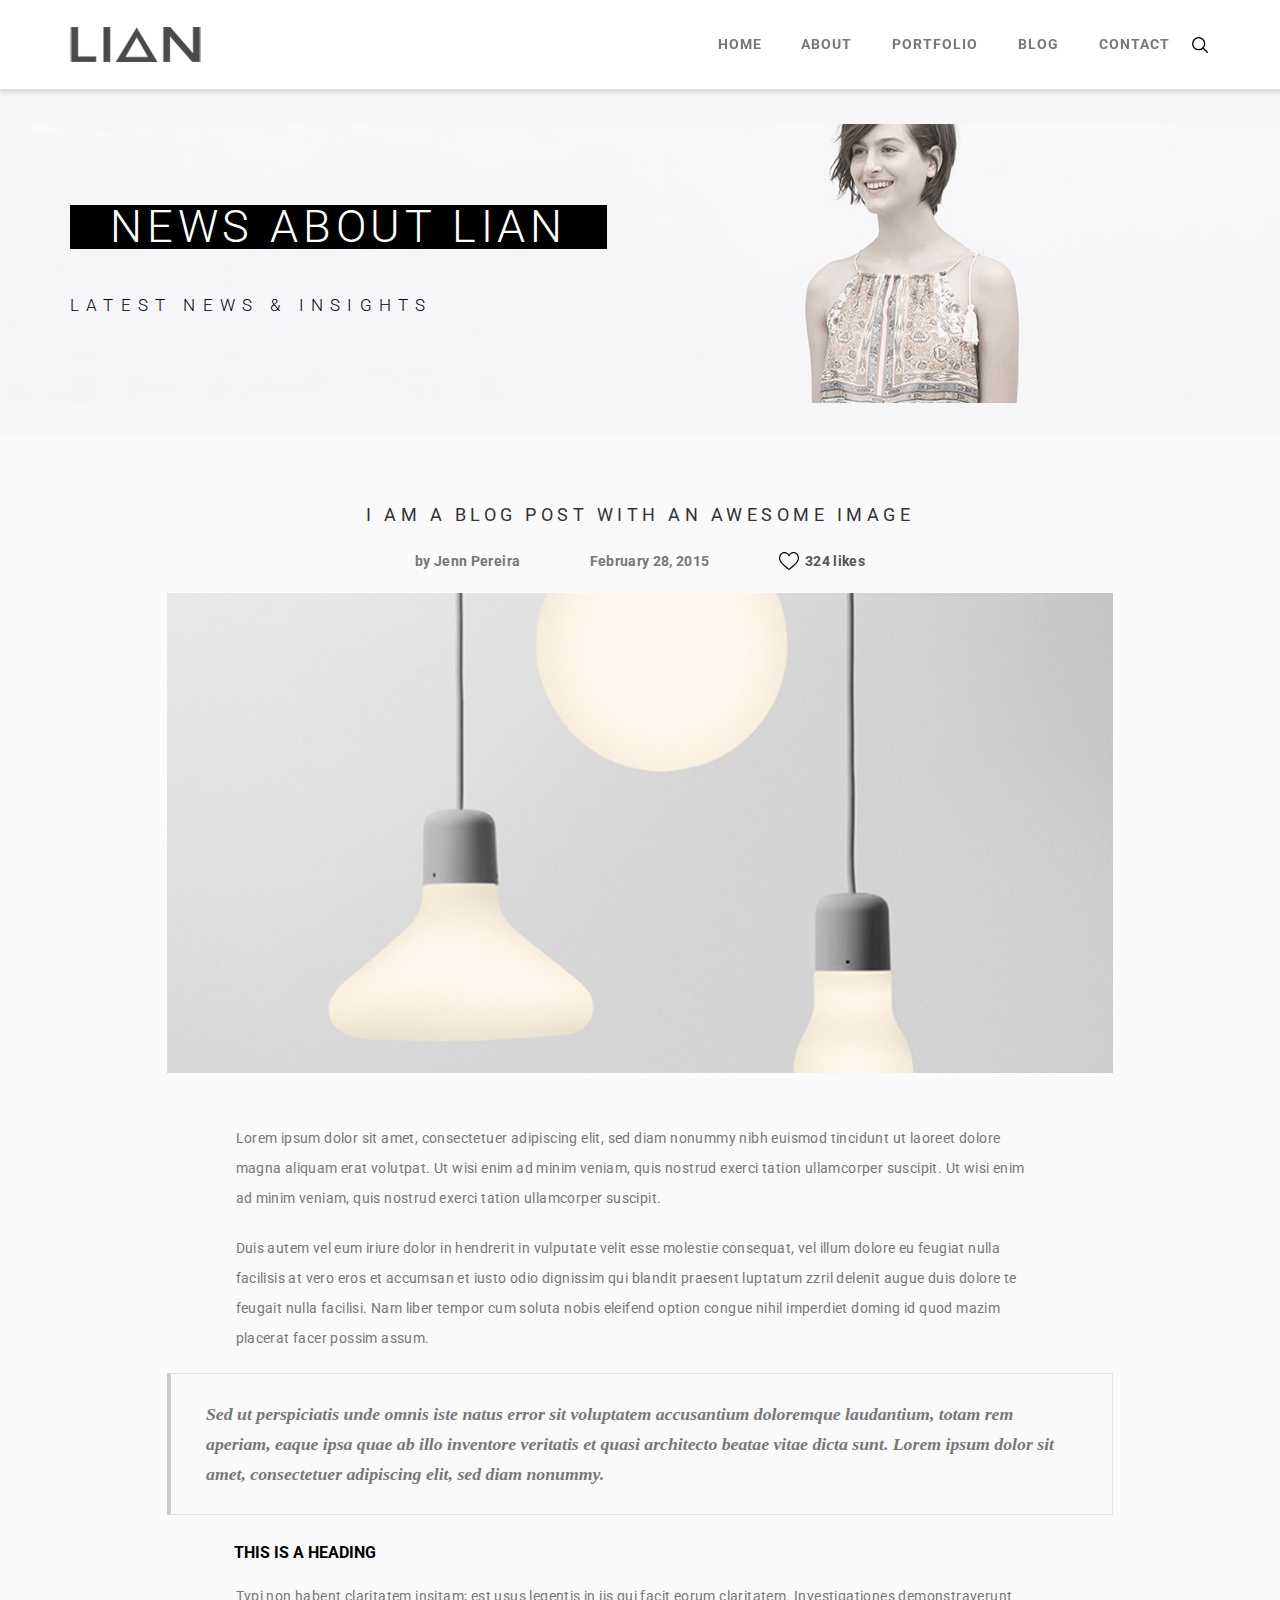
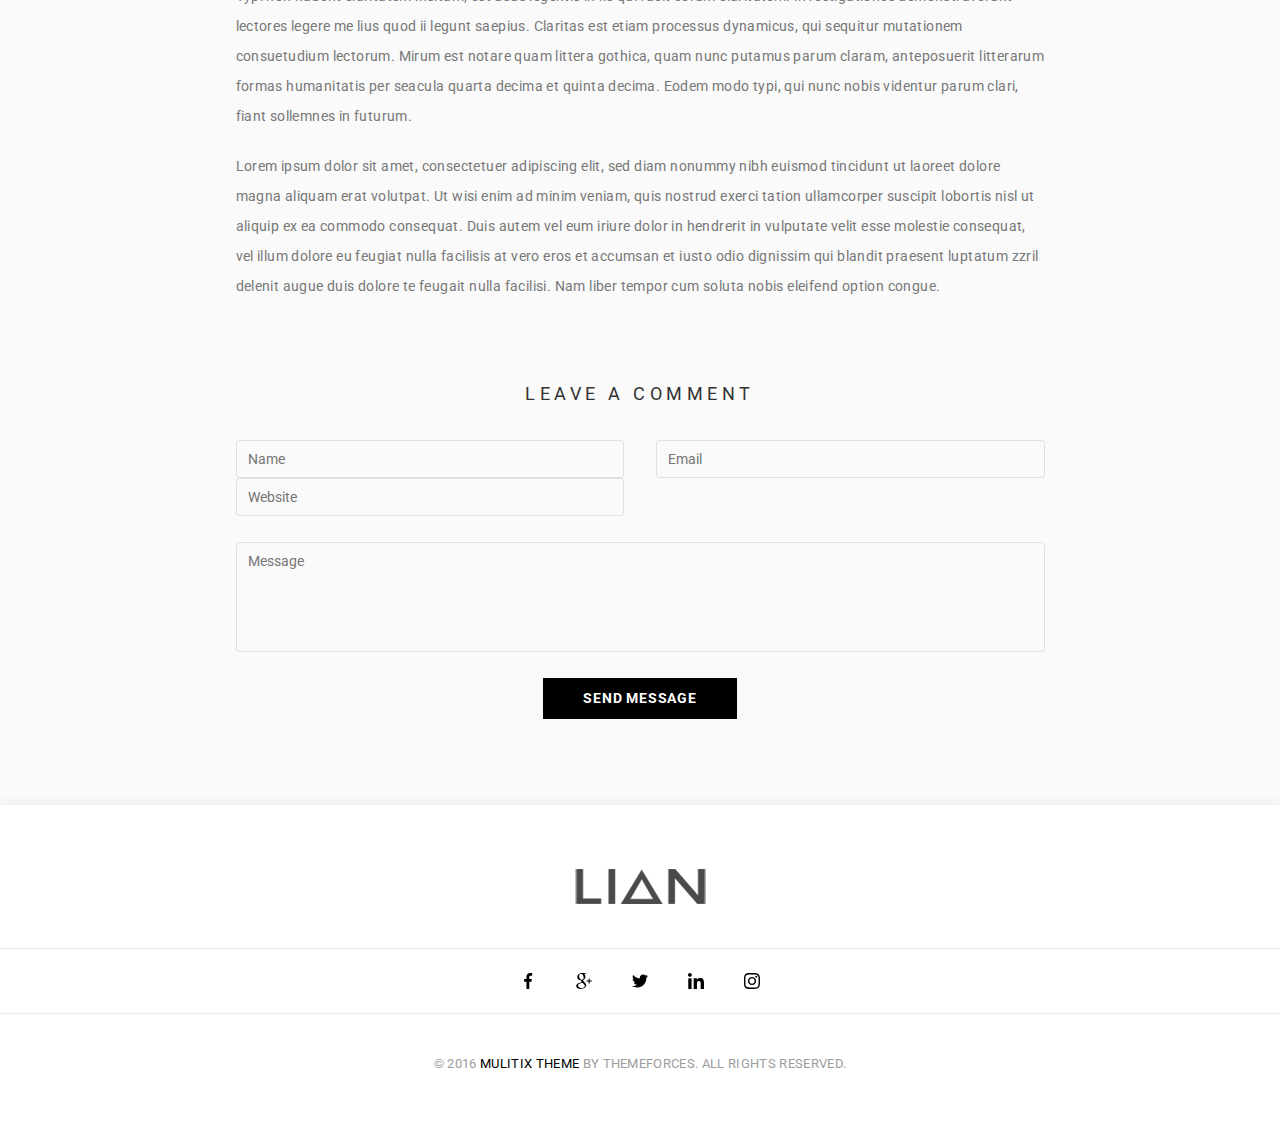
<file: pages/single_post.html>
<!DOCTYPE html>
<html>
<head>
    <meta charset='utf-8'>
    <meta http-equiv='X-UA-Compatible' content='IE=edge'>
    <title>Lian</title>
    <meta name='viewport' content='width=device-width, initial-scale=1'>
    <link rel='stylesheet' type='text/css' media='screen' href='../assets/css/style.css'>
</head>
<body>

    <div class="wrapper">
        <div class="content">
            <div class="main null">
                <div class="main__top">
                    <div class="container">
                        <div class="main__top-body">
                            <div class="main__top-logo">
                                <img src="/assets/img/logo.png" alt="">
                            </div>
                            <div class="main__top-menu top__menu">
                                <div class="main__burger">
                                    <span></span>
                                </div>
                                <nav>
                                    <a href="/index.html">HOME</a>
                                    <a href="/pages/about.html">About</a>
                                    <a href="/pages/portfolio.html">Portfolio</a>
                                    <a href="/pages/blog.html">BLOG</a>
                                    <a href="/pages/contact.html">Contact</a>
                                </nav>
                                <div class="main__top-search">
                                    <input type="search" name="" id="">
                                </div>
                            </div>
                        </div>
                    </div>
                </div>
                <div class="about-main__content" style="background-image: url(/assets/img/slider_01-mokhgqwtr9u2rwxhakqtevd7311vu1meqdvfikirwo.png);background-color: #f6f6f8;">
                    <div class="about-main__text container">
                        <div class="about-main__title">
                            News About Lian
                        </div>
                        <div class="about-main__subtitle">
                            Latest News & Insights
                        </div>
                    </div>
                </div>
            </div>
            <div class="single__content">
                <div class="container">
                    <div class="single__container">
                        <div class="single__title">
                            I am a Blog Post with an Awesome Image
                        </div>
                        <div class="single__stats">
                            <div class="single__stats-name">
                                by Jenn Pereira
                            </div>
                            <div class="single__stats-date">
                                February 28, 2015
                            </div>
                            <div class="portfolio__content-likes">
                                324 likes
                            </div>
                        </div>
                        <div class="single__image">
                            <img src="/assets/img/tumblr_nkdh2aUv2E1sfyngeo2_1280-2zos2a3pujnt4w37e5oc1s.png" alt="">
                        </div>
                        <div class="single__paragraph">
                            Lorem ipsum dolor sit amet, consectetuer adipiscing elit, sed diam nonummy nibh euismod tincidunt ut laoreet dolore magna aliquam erat volutpat. Ut wisi enim ad minim veniam, quis nostrud exerci tation ullamcorper suscipit. Ut wisi enim ad minim veniam, quis nostrud exerci tation ullamcorper suscipit.
                        </div>
                        <div class="single__paragraph">
                            Duis autem vel eum iriure dolor in hendrerit in vulputate velit esse molestie consequat, vel illum dolore eu feugiat nulla facilisis at vero eros et accumsan et iusto odio dignissim qui blandit praesent luptatum zzril delenit augue duis dolore te feugait nulla facilisi. Nam liber tempor cum soluta nobis eleifend option congue nihil imperdiet doming id quod mazim placerat facer possim assum.
                        </div>
                        <div class="article">
                            Sed ut perspiciatis unde omnis iste natus error sit voluptatem accusantium doloremque laudantium, totam rem aperiam, eaque ipsa quae ab illo inventore veritatis et quasi architecto beatae vitae dicta sunt. Lorem ipsum dolor sit amet, consectetuer adipiscing elit, sed diam nonummy.
                        </div>
                        <div class="single__heading">
                            This is a Heading
                        </div>
                        <div class="single__paragraph">
                            Typi non habent claritatem insitam; est usus legentis in iis qui facit eorum claritatem. Investigationes demonstraverunt lectores legere me lius quod ii legunt saepius. Claritas est etiam processus dynamicus, qui sequitur mutationem consuetudium lectorum. Mirum est notare quam littera gothica, quam nunc putamus parum claram, anteposuerit litterarum formas humanitatis per seacula quarta decima et quinta decima. Eodem modo typi, qui nunc nobis videntur parum clari, fiant sollemnes in futurum.
                        </div>
                        <div class="single__paragraph">
                            Lorem ipsum dolor sit amet, consectetuer adipiscing elit, sed diam nonummy nibh euismod tincidunt ut laoreet dolore magna aliquam erat volutpat. Ut wisi enim ad minim veniam, quis nostrud exerci tation ullamcorper suscipit lobortis nisl ut aliquip ex ea commodo consequat. Duis autem vel eum iriure dolor in hendrerit in vulputate velit esse molestie consequat, vel illum dolore eu feugiat nulla facilisis at vero eros et accumsan et iusto odio dignissim qui blandit praesent luptatum zzril delenit augue duis dolore te feugait nulla facilisi. Nam liber tempor cum soluta nobis eleifend option congue.
                        </div>
                        <div class="single__title" style="margin: 85px 0 36px 0;">
                            Leave a Comment
                        </div>
                        <div class="single__form">
                            <input type="text" placeholder="Name">
                            <input type="email" placeholder="Email">
                            <input type="text" placeholder="Website">
                            <textarea name="" id="" placeholder="Message"></textarea>
                            <input type="submit" value="Send MessaGe">
                        </div>
                    </div>
                </div>
            </div>
        </div>
        <footer class="footer">
            <div class="footer__body">
                <div class="footer__logo main__top-logo"><img src="/assets/img/logo.png" alt=""></div>
                <div class="footer__social">
                    <div class="footer__social-body">
                        <div class="footer__social-item"><a href=""><img src="/assets/img/icons/facebook.svg" alt=""></a></div>
                        <div class="footer__social-item"><a href=""><img src="/assets/img/icons/google-plus.svg" alt=""></a></div>
                        <div class="footer__social-item"><a href=""><img src="/assets/img/icons/twitter.svg" alt=""></a></div>
                        <div class="footer__social-item"><a href=""><img src="/assets/img/icons/linkedin.svg" alt=""></a></div>
                        <div class="footer__social-item"><a href=""><img src="/assets/img/icons/instagram.svg" alt=""></a></div>
                    </div>
                </div>
                <div class="footer__cr">
                    © 2016 <span>Mulitix Theme</span> by ThemeForces. All Rights Reserved.
                </div>
            </div>
        </footer>
    </div>


    <script src="http://code.jquery.com/jquery-3.5.1.js" integrity="sha256-QWo7LDvxbWT2tbbQ97B53yJnYU3WhH/C8ycbRAkjPDc=" crossorigin="anonymous"></script>
    <script src="/assets/js/slick.min.js"></script>
    <script src='/assets/js/app.js'></script>
    <!-- <script src="/assets/js/popup.js"></script> -->
    <script src="/assets/js/tabs.js"></script>
    <script src="/assets/js/lazyLoad.js"></script>
</body>
</html>
</file>
<file: assets/css/style.css>
@charset "UTF-8";
@import url("https://fonts.googleapis.com/css2?family=Lato:wght@700&family=Roboto:wght@300;400;700&display=swap");
* {
  padding: 0;
  margin: 0;
  border: 0;
}

*, *:before, *:after {
  -webkit-box-sizing: border-box;
  box-sizing: border-box;
}

:focus, :active {
  outline: none;
}

a:focus, a:active {
  outline: none;
}

nav, footer, header, aside {
  display: block;
}

html, body {
  height: 100%;
  width: 100%;
  font-size: 100%;
  line-height: 1;
  font-size: 14px;
  -ms-text-size-adjust: 100%;
  -moz-text-size-adjust: 100%;
  -webkit-text-size-adjust: 100%;
}

input, button, textarea {
  font-family: inherit;
}

input::-ms-clear {
  display: none;
}

button {
  cursor: pointer;
}

button::-moz-focus-inner {
  padding: 0;
  border: 0;
}

a, a:visited {
  text-decoration: none;
}

a:hover {
  text-decoration: none;
}

ul li {
  list-style: none;
}

img {
  vertical-align: top;
}

h1, h2, h3, h4, h5, h6 {
  font-size: inherit;
  font-weight: 400;
}

.main__burger {
  display: none;
}

@media (max-width: 780px) {
  .main__burger {
    display: block;
    position: fixed;
    right: 40px;
    top: 35px;
    z-index: 51;
    width: 30px;
    height: 20px;
  }
  .main__burger::before, .main__burger::after {
    content: '';
    background-color: black;
    position: absolute;
    width: 100%;
    height: 2px;
    left: 0;
    -webkit-transition: all 0.3s ease;
    transition: all 0.3s ease;
  }
  .main__burger::before {
    top: 0;
  }
  .main__burger::after {
    bottom: 0;
  }
  .main__burger span {
    position: absolute;
    width: 100%;
    height: 2px;
    top: 9px;
    background-color: black;
    -webkit-transition: all 0.3s ease;
    transition: all 0.3s ease;
  }
  .main__burger.active::before {
    -webkit-transform: rotate(45deg);
            transform: rotate(45deg);
    top: 9px;
  }
  .main__burger.active::after {
    -webkit-transform: rotate(-45deg);
            transform: rotate(-45deg);
    bottom: 9px;
  }
  .main__burger.active span {
    -webkit-transform: scale(0);
            transform: scale(0);
  }
}

.lock {
  overflow: hidden;
}

.container {
  max-width: 1170px;
  margin: 0 auto;
  padding: 0 15px;
}

.wrapper {
  min-height: 100%;
  overflow: hidden;
  display: -webkit-box;
  display: -ms-flexbox;
  display: flex;
  -webkit-box-orient: vertical;
  -webkit-box-direction: normal;
      -ms-flex-direction: column;
          flex-direction: column;
}

.content {
  -webkit-box-flex: 1;
      -ms-flex: 1 1 auto;
          flex: 1 1 auto;
}

.main {
  min-height: 100vh;
}

.main.null {
  min-height: 0;
}

@media (max-width: 780px) {
  .main {
    position: relative;
  }
}

.main__top {
  padding: 27px 0;
  background-color: #ffffff;
  -webkit-box-shadow: 1px 2px 5px 1px rgba(0, 0, 0, 0.15);
          box-shadow: 1px 2px 5px 1px rgba(0, 0, 0, 0.15);
  position: fixed;
  z-index: 11;
  top: 0;
  left: 0;
  width: 100%;
}

.main__top-body {
  display: -webkit-box;
  display: -ms-flexbox;
  display: flex;
  -webkit-box-pack: justify;
      -ms-flex-pack: justify;
          justify-content: space-between;
  -webkit-box-align: center;
      -ms-flex-align: center;
          align-items: center;
}

.main__top-logo {
  width: 131px;
  height: 35px;
  overflow: hidden;
}

.main__top-logo img {
  width: 131px;
  height: 35px;
}

@media (max-width: 767px) {
  .main__top-logo {
    width: 100px;
    height: 26.7px;
    overflow: hidden;
  }
  .main__top-logo img {
    width: 100px;
    height: 26.7px;
  }
}

.main__top-menu {
  display: -webkit-box;
  display: -ms-flexbox;
  display: flex;
  -webkit-box-align: center;
      -ms-flex-align: center;
          align-items: center;
}

@media (max-width: 780px) {
  .main__top-menu nav {
    z-index: 11;
    background-color: #f5f5f5;
    width: 100%;
    height: 100%;
    position: fixed;
    top: 0%;
    left: 0%;
    -webkit-transform: translate(0%, -100%);
            transform: translate(0%, -100%);
    display: -webkit-box;
    display: -ms-flexbox;
    display: flex;
    -webkit-box-align: center;
        -ms-flex-align: center;
            align-items: center;
    -webkit-box-pack: center;
        -ms-flex-pack: center;
            justify-content: center;
    -webkit-box-orient: vertical;
    -webkit-box-direction: normal;
        -ms-flex-direction: column;
            flex-direction: column;
    -webkit-transition: all 0.3s ease;
    transition: all 0.3s ease;
    overflow: auto;
    opacity: 0;
    visibility: hidden;
  }
  .main__top-menu nav a {
    text-align: center;
    display: block;
    margin: 20px;
    font-size: calc(36px + 24 * ((100vw - 320px) / 1280));
  }
  .main__top-menu nav.active {
    top: 50%;
    left: 50%;
    -webkit-transform: translate(-50%, -50%);
            transform: translate(-50%, -50%);
    opacity: 1;
    visibility: visible;
  }
}

.main__top-menu a {
  margin: 0 18px;
  font-size: calc(13px + 1 * ((100vw - 320px) / 1280));
  color: #777777;
  font-family: "Roboto";
  font-weight: 700;
  letter-spacing: 1.05px;
  text-transform: uppercase;
  position: relative;
  -webkit-transition: all 0.3s ease;
  transition: all 0.3s ease;
}

.main__top-menu a:hover {
  color: #444444;
}

.main__top-menu a:hover::before {
  opacity: 1;
  visibility: visible;
  -webkit-transform: translate(0, -50%);
          transform: translate(0, -50%);
}

.main__top-menu a::before {
  -webkit-transition: all 0.3s ease;
  transition: all 0.3s ease;
  content: '';
  opacity: 0;
  visibility: hidden;
  display: block;
  color: #06060a;
  background-color: #06060a;
  width: 20px;
  height: 1px;
  position: absolute;
  top: 50%;
  -webkit-transform: translate(100%, -50%);
          transform: translate(100%, -50%);
  left: -30px;
}

.main__top-search input[type="search"] {
  font-size: calc(13px + 1 * ((100vw - 320px) / 1280));
  padding: 4px;
  background-image: url(/assets/img/icons/search.svg);
  background-repeat: no-repeat;
  background-position: right;
  background-size: 20px;
  width: 22px;
  -webkit-transition: all 0.3s ease;
  transition: all 0.3s ease;
}

.main__top-search input[type="search"]:focus {
  border: 1px solid #bbbbc7;
  width: 180px;
}

@media (max-width: 780px) {
  .main__top-search {
    position: absolute;
    left: 50%;
    -webkit-transform: translate(-50%, 0);
            transform: translate(-50%, 0);
  }
}

.slider {
  position: relative;
  /* Слайдер */
  /* Слайдер запущен */
  /* Слайдер с точками */
  /* Ограничивающая оболочка */
  /* Лента слайдов */
  /* Слайд */
  /* Слайд активный (показывается) */
  /* Слайд основной */
  /* Слайд по центру */
  /* Клонированный слайд */
  /* Стрелка */
  /* Стрелка влево */
  /* Стрелка вправо */
  /* Стрелка не активная */
  /* Точки (булиты) */
  /* Активная точка */
  /* Элемент точки */
}

.slider__item {
  height: 100vh;
  color: black;
  display: -webkit-box;
  display: -ms-flexbox;
  display: flex;
  -webkit-box-align: center;
      -ms-flex-align: center;
          align-items: center;
  -webkit-box-pack: center;
      -ms-flex-pack: center;
          justify-content: center;
  background-repeat: no-repeat;
  background-position: center;
  background-size: cover;
}

.slider__item-title {
  font-size: calc(34px + 14 * ((100vw - 320px) / 1280));
  color: #ffffff;
  font-family: Roboto;
  font-weight: 300;
  line-height: 24px;
  text-transform: uppercase;
  letter-spacing: 4.8px;
  background-color: #000000;
  padding: 10px 40px;
}

@media (max-width: 1023px) {
  .slider__item-title {
    text-align: center;
    line-height: 34px;
  }
}

.slider__item-subtitle {
  font-size: calc(16px + 2 * ((100vw - 320px) / 1280));
  margin: 38px 0 0 0;
  text-align: center;
  color: #000000;
  font-family: Roboto;
  font-weight: 300;
  line-height: 24px;
  text-transform: uppercase;
  letter-spacing: 7.2px;
}

.slider .slick-list {
  overflow: hidden;
}

.slider .slick-track {
  display: -webkit-box;
  display: -ms-flexbox;
  display: flex;
  -webkit-box-align: start;
      -ms-flex-align: start;
          align-items: flex-start;
}

.slider .slick-arrow {
  position: absolute;
  top: 50%;
  font-size: 0;
  background: none;
  z-index: 11;
  -webkit-transition: all 0.2s ease;
  transition: all 0.2s ease;
}

@media (max-width: 1023px) {
  .slider .slick-arrow {
    opacity: 0;
    visibility: hidden;
  }
}

.slider .slick-arrow.slick-prev {
  left: 116px;
}

.slider .slick-arrow.slick-prev::after {
  content: url(/assets/img/icons/slider-btn.svg);
}

.slider .slick-arrow.slick-prev:hover {
  -webkit-transform: rotate(180deg);
          transform: rotate(180deg);
}

.slider .slick-arrow.slick-prev:hover::after {
  content: url(/assets/img/icons/3-layers.svg);
}

.slider .slick-arrow.slick-next {
  right: 116px;
  -webkit-transform: rotate(180deg);
          transform: rotate(180deg);
}

.slider .slick-arrow.slick-next::after {
  content: url(/assets/img/icons/slider-btn.svg);
}

.slider .slick-arrow.slick-next:hover {
  -webkit-transform: rotate(0deg);
          transform: rotate(0deg);
}

.slider .slick-arrow.slick-next:hover::after {
  content: url(/assets/img/icons/3-layers.svg);
}

.slider .slick-dots {
  display: -webkit-box;
  display: -ms-flexbox;
  display: flex;
  position: absolute;
  bottom: 56px;
  left: 50%;
  -webkit-transform: translate(-50%, 0);
          transform: translate(-50%, 0);
}

.slider .slick-dots li {
  list-style: none;
}

.slider .slick-dots button {
  font-size: 0;
  width: 15px;
  height: 15px;
  border-radius: 50%;
  background-color: #ffffff;
  margin: 0 16px;
}

.slider .slick-dots button:first-child {
  margin: 0 16px 0 0;
}

.slider .slick-dots button:last-child {
  margin: 0 0 0 16px;
}

.slider .slick-dots li.slick-active button {
  background-color: #ffffff;
  border: 4px solid #000000;
}

.tabs {
  background-color: #fafafa;
  padding: 33px 0 139px 0;
}

.tabs .container {
  position: relative;
}

.tabs__btn {
  margin: 10px 0 0 0;
  position: absolute;
  bottom: -36px;
  z-index: 200;
  left: 50%;
  -webkit-transform: translate(-50%, 0);
          transform: translate(-50%, 0);
}

.tabs__btn a {
  font-size: calc(12px + 1 * ((100vw - 320px) / 1280));
  color: #ffffff;
  font-family: Roboto;
  font-weight: 700;
  line-height: 20.57px;
  text-transform: uppercase;
  letter-spacing: 0.76px;
  padding: 10px 24px;
  background-color: #959595;
  -webkit-transition: all 0.3s ease;
  transition: all 0.3s ease;
}

.tabs__btn a:hover {
  background-color: #a5a4a4;
}

/* Стили для списка вкладок */
.tab-header {
  list-style: none;
  padding-left: 0;
  display: -webkit-box;
  display: -ms-flexbox;
  display: flex;
  -webkit-box-align: center;
      -ms-flex-align: center;
          align-items: center;
  -webkit-box-pack: center;
      -ms-flex-pack: center;
          justify-content: center;
  margin: 0;
  border-top: 1px solid #d7d7d7;
  border-bottom: 1px solid #d7d7d7;
}

@media (max-width: 1023px) {
  .tab-header {
    -ms-flex-wrap: wrap;
        flex-wrap: wrap;
  }
}

/* Стили для вкладки */
.tab-header__item {
  padding: 10px 20px;
  margin-right: 5px;
  cursor: pointer;
  font-size: calc(13px + 1 * ((100vw - 320px) / 1280));
  color: #777777;
  font-family: Roboto;
  font-weight: 700;
  line-height: 24px;
  text-transform: uppercase;
  letter-spacing: 1.05px;
  position: relative;
  -webkit-transition: all 0.3s ease;
  transition: all 0.3s ease;
}

.tab-header__item:hover {
  color: #444444;
}

.tab-header__item::after {
  content: '';
  position: absolute;
  top: 7px;
  right: 0px;
  -webkit-transform: rotate(20deg);
          transform: rotate(20deg);
  display: block;
  width: 1px;
  height: 30px;
  background-color: #d7d7d7;
}

.tab-header__item:last-child::after {
  display: none;
}

/* Стили для активной вкладки */
.tab-header__item.active {
  color: #000000;
  border-bottom: none;
  position: relative;
}

/* Стиль для списка контейнеров с содержимым вкладок */
.tab-content {
  list-style: none;
  padding: 0;
  margin: 0;
}

/* Стили для контейнера с содержимым вкладки. По умолчанию скрыт. */
.tab-content__item {
  display: none;
}

/* Стили для активного контейнера вкладки */
.tab-content__item.active {
  display: block;
}

.tab__body {
  margin: 30px 0 0 0;
  display: -webkit-box;
  display: -ms-flexbox;
  display: flex;
}

@media (max-width: 767px) {
  .tab__body {
    -ms-flex-wrap: wrap;
        flex-wrap: wrap;
  }
}

.tab__column {
  -webkit-box-flex: 0;
      -ms-flex: 0 1 33.333%;
          flex: 0 1 33.333%;
}

@media (max-width: 767px) {
  .tab__column {
    -webkit-box-flex: 0;
        -ms-flex: 0 1 100%;
            flex: 0 1 100%;
  }
}

.tab__column:nth-child(2) {
  margin: 0 30px;
}

@media (max-width: 767px) {
  .tab__column:nth-child(2) {
    margin: 0;
  }
}

.tab__column .block250 {
  width: 100%;
  height: 250px;
  overflow: hidden;
}

.tab__column .block250 img {
  width: 100%;
  height: 250px;
  -o-object-fit: cover;
     object-fit: cover;
  -o-object-position: center;
     object-position: center;
}

.tab__column .block350 {
  width: 100%;
  height: 350px;
  overflow: hidden;
}

.tab__column .block350 img {
  width: 100%;
  height: 350px;
  -o-object-fit: cover;
     object-fit: cover;
  -o-object-position: center;
     object-position: center;
}

.tab__column .block450 {
  width: 100%;
  height: 450px;
  overflow: hidden;
}

.tab__column .block450 img {
  width: 100%;
  height: 450px;
  -o-object-fit: cover;
     object-fit: cover;
  -o-object-position: center;
     object-position: center;
}

.tab__column .block250, .tab__column .block350, .tab__column .block450 {
  margin: 0 0 30px 0;
}

.tab__column .block250 a, .tab__column .block350 a, .tab__column .block450 a {
  display: block;
}

.tab__column .block250 a:hover, .tab__column .block350 a:hover, .tab__column .block450 a:hover {
  position: relative;
}

.tab__column .block250 a:hover::after, .tab__column .block350 a:hover::after, .tab__column .block450 a:hover::after {
  content: '';
  position: absolute;
  top: 0;
  left: 0;
  width: 100%;
  height: 100%;
  background-color: rgba(124, 124, 124, 0.5);
}

.tab__column .block250 a:hover::before, .tab__column .block350 a:hover::before, .tab__column .block450 a:hover::before {
  content: url(/assets/img/icons/tab-ico.svg);
  position: absolute;
  z-index: 2;
  top: 50%;
  left: 50%;
  -webkit-transform: translate(-50%, -50%);
          transform: translate(-50%, -50%);
  color: #ffffff;
}

.block-clmn01, .block-clmn02, .block-clmn03, .blog__content01, .blog__content02 {
  display: none;
}

.footer {
  padding: 64px 0 47px 0;
  -webkit-box-shadow: 0 -3px 5px 1px rgba(163, 163, 163, 0.1);
          box-shadow: 0 -3px 5px 1px rgba(163, 163, 163, 0.1);
}

.footer__body {
  display: -webkit-box;
  display: -ms-flexbox;
  display: flex;
  -webkit-box-orient: vertical;
  -webkit-box-direction: normal;
      -ms-flex-direction: column;
          flex-direction: column;
  -webkit-box-align: center;
      -ms-flex-align: center;
          align-items: center;
}

.footer__logo {
  margin: 0 0 44px 0;
}

.footer__social {
  border-top: 1px solid #ebebeb;
  border-bottom: 1px solid #ebebeb;
  width: 100%;
  display: -webkit-box;
  display: -ms-flexbox;
  display: flex;
  -webkit-box-pack: center;
      -ms-flex-pack: center;
          justify-content: center;
}

.footer__social-body {
  display: -webkit-box;
  display: -ms-flexbox;
  display: flex;
  -webkit-box-align: center;
      -ms-flex-align: center;
          align-items: center;
  padding: 24px 0;
}

.footer__social a {
  width: 16px;
  height: 16px;
  overflow: hidden;
  margin: 0 20px;
}

.footer__social a img {
  width: 16px;
  height: 16px;
  -o-object-fit: cover;
     object-fit: cover;
  -o-object-position: center;
     object-position: center;
}

.footer__cr {
  margin: 37px 0 0 0;
  color: #9c9c9c;
  font-family: Roboto;
  font-size: 13px;
  font-weight: 400;
  line-height: 26px;
  text-transform: uppercase;
  letter-spacing: 0.33px;
}

.footer__cr span {
  color: #000000;
}

.about-main__content {
  margin-top: 90px;
  padding: 115px 0 120px;
  background-color: #f0f0f2;
  background-image: url(/assets/img/shutterstock_415747804.png);
  background-repeat: no-repeat;
  background-position: right;
  background-size: contain;
}

.about-main__title {
  font-size: calc(36px + 12 * ((100vw - 320px) / 1280));
  display: inline-block;
  background-color: #000000;
  padding: 10px 40px;
  color: #ffffff;
  font-family: Roboto;
  font-weight: 300;
  line-height: 24px;
  text-transform: uppercase;
  letter-spacing: 4.8px;
}

@media (max-width: 767px) {
  .about-main__title {
    line-height: 36px;
  }
}

.about-main__subtitle {
  font-size: calc(15px + 3 * ((100vw - 320px) / 1280));
  margin: 44px 0 0 0;
  color: #000000;
  font-family: Roboto;
  font-weight: 300;
  line-height: 24px;
  text-transform: uppercase;
  letter-spacing: 7.2px;
}

.ourstory {
  padding: 80px 0;
  background-color: #fafafa;
}

.ourstory__body {
  display: -webkit-box;
  display: -ms-flexbox;
  display: flex;
  -webkit-box-pack: justify;
      -ms-flex-pack: justify;
          justify-content: space-between;
}

@media (max-width: 1023px) {
  .ourstory__body {
    -ms-flex-wrap: wrap;
        flex-wrap: wrap;
  }
}

.ourstory__column {
  -webkit-box-flex: 0;
      -ms-flex: 0 1 540px;
          flex: 0 1 540px;
  max-height: 600px;
}

@media (max-width: 1023px) {
  .ourstory__column {
    margin: 0 auto;
  }
}

.ourstory__column:nth-child(1) {
  max-width: 540px;
  height: 600px;
  overflow: hidden;
  margin: 0 20px 0 0;
}

@media (max-width: 1023px) {
  .ourstory__column:nth-child(1) {
    margin: 0 auto 20px auto;
  }
}

.ourstory__column:nth-child(1) img {
  max-width: 540px;
  height: 600px;
  -o-object-fit: cover;
     object-fit: cover;
  -o-object-position: center;
     object-position: center;
}

.ourstory__text {
  margin: 9px 0 0 0;
}

.ourstory__label {
  font-size: calc(15px + 3 * ((100vw - 320px) / 1280));
  color: #000000;
  font-family: Roboto;
  font-size: 18px;
  font-weight: 300;
  text-transform: uppercase;
  letter-spacing: 7.2px;
  margin: 0 0 24px 0;
}

.ourstory__text-content p {
  margin: 0 0 23px 0;
  font-size: calc(13px + 1 * ((100vw - 320px) / 1280));
  color: #777777;
  font-family: "Roboto";
  font-weight: 400;
  letter-spacing: 0.35px;
  line-height: 30px;
}

.ourstory__graph {
  font-size: calc(15px + 1 * ((100vw - 320px) / 1280));
  color: #2f302f;
  font-family: Roboto;
  font-weight: 700;
  line-height: 10px;
  letter-spacing: 0.4px;
}

.ourstory__graph svg {
  margin: 14px 0 0 0;
}

.ourstory__graph span {
  font-size: calc(11px + 1 * ((100vw - 320px) / 1280));
  color: #ffffff;
  font-family: Lato;
  font-weight: 400;
  line-height: 24px;
  background-color: #041608;
  padding: 5px 8px;
  position: relative;
}

.ourstory__graph span::after {
  content: '';
  position: absolute;
  left: 0%;
  bottom: -9px;
  width: 0;
  height: 0;
  border-left: 0px solid transparent;
  border-right: 8px solid transparent;
  border-top: 9px solid #041608;
}

.ourstory__graph:nth-child(1) span {
  left: 74%;
}

@media (max-width: 1030px) {
  .ourstory__graph:nth-child(1) span {
    left: 73%;
  }
}

@media (max-width: 1023px) {
  .ourstory__graph:nth-child(1) span {
    left: 74%;
  }
}

@media (max-width: 500px) {
  .ourstory__graph:nth-child(1) span {
    left: 72%;
  }
}

@media (max-width: 450px) {
  .ourstory__graph:nth-child(1) span {
    left: 69%;
  }
}

@media (max-width: 370px) {
  .ourstory__graph:nth-child(1) span {
    left: 65%;
  }
}

@media (max-width: 335px) {
  .ourstory__graph:nth-child(1) span {
    left: 61%;
  }
}

.ourstory__graph:nth-child(2) span {
  left: 81.3%;
}

@media (max-width: 1030px) {
  .ourstory__graph:nth-child(2) span {
    left: 80%;
  }
}

@media (max-width: 1023px) {
  .ourstory__graph:nth-child(2) span {
    left: 81.6%;
  }
}

@media (max-width: 500px) {
  .ourstory__graph:nth-child(2) span {
    left: 79.7%;
  }
}

@media (max-width: 450px) {
  .ourstory__graph:nth-child(2) span {
    left: 77.5%;
  }
}

@media (max-width: 370px) {
  .ourstory__graph:nth-child(2) span {
    left: 74%;
  }
}

@media (max-width: 335px) {
  .ourstory__graph:nth-child(2) span {
    left: 71%;
  }
}

.ourstory__graph:nth-child(3) span {
  left: 31%;
}

@media (max-width: 1030px) {
  .ourstory__graph:nth-child(3) span {
    left: 30%;
  }
}

@media (max-width: 1023px) {
  .ourstory__graph:nth-child(3) span {
    left: 32%;
  }
}

@media (max-width: 500px) {
  .ourstory__graph:nth-child(3) span {
    left: 29%;
  }
}

@media (max-width: 450px) {
  .ourstory__graph:nth-child(3) span {
    left: 25%;
  }
}

@media (max-width: 370px) {
  .ourstory__graph:nth-child(3) span {
    left: 21.5%;
  }
}

@media (max-width: 335px) {
  .ourstory__graph:nth-child(3) span {
    left: 17%;
  }
}

.ourstory__graph:nth-child(4) span {
  left: 67.5%;
}

@media (max-width: 1030px) {
  .ourstory__graph:nth-child(4) span {
    left: 66%;
  }
}

@media (max-width: 1023px) {
  .ourstory__graph:nth-child(4) span {
    left: 68%;
  }
}

@media (max-width: 500px) {
  .ourstory__graph:nth-child(4) span {
    left: 65%;
  }
}

@media (max-width: 450px) {
  .ourstory__graph:nth-child(4) span {
    left: 61.5%;
  }
}

@media (max-width: 370px) {
  .ourstory__graph:nth-child(4) span {
    left: 58.5%;
  }
}

@media (max-width: 335px) {
  .ourstory__graph:nth-child(4) span {
    left: 54.5%;
  }
}

.ourteam {
  padding: 50px 0 76px 0;
  background-color: #fafafa;
}

.ourteam__text {
  max-width: 600px;
  margin: 0 auto;
}

.ourteam__text-title {
  font-size: calc(25px + 5 * ((100vw - 320px) / 1280));
  text-align: center;
  color: #000000;
  font-family: "Roboto";
  font-weight: 300;
  letter-spacing: 12px;
  line-height: 24px;
  text-transform: uppercase;
}

@media (max-width: 350px) {
  .ourteam__text-title {
    margin: 80px 0 0 0;
  }
}

.ourteam__text-descr {
  font-size: calc(13px + 1 * ((100vw - 320px) / 1280));
  margin: 40px 0 0 0;
  text-align: center;
  color: #777777;
  font-family: Roboto;
  font-weight: 400;
  letter-spacing: 0.35px;
  line-height: 30px;
}

.ourteam__body {
  margin: 60px 0 0 0;
  display: -webkit-box;
  display: -ms-flexbox;
  display: flex;
  -webkit-box-pack: justify;
      -ms-flex-pack: justify;
          justify-content: space-between;
}

@media (max-width: 1120px) {
  .ourteam__body {
    -ms-flex-wrap: wrap;
        flex-wrap: wrap;
    -ms-flex-pack: distribute;
        justify-content: space-around;
  }
}

.ourteam__item {
  -webkit-box-flex: 0;
      -ms-flex: 0 1 358px;
          flex: 0 1 358px;
  background-color: #ffffff;
}

@media (max-width: 1120px) {
  .ourteam__item {
    margin: 40px 0 0 0;
  }
}

.ourteam__item-img {
  width: 358px;
  height: 438px;
  overflow: hidden;
  background-color: #eeeeee;
}

.ourteam__item-img img {
  width: 358px;
  height: 438px;
  -o-object-fit: contain;
     object-fit: contain;
  -o-object-position: center;
     object-position: center;
}

.ourteam__item-name {
  font-size: calc(20px + 4 * ((100vw - 320px) / 1280));
  color: #203024;
  margin: 35px 0 0 34px;
  font-family: "Roboto";
  font-weight: 300;
  letter-spacing: 0.96px;
  line-height: 24px;
  text-transform: uppercase;
}

.ourteam__item-post {
  font-size: calc(16px + 2 * ((100vw - 320px) / 1280));
  margin: 14px 0 0 34px;
  font-family: "Roboto";
  color: #777777;
  font-weight: 700;
  letter-spacing: 0.4px;
  line-height: 14px;
}

.ourteam__item-comment {
  font-size: calc(13px + 1 * ((100vw - 320px) / 1280));
  margin: 24px 0 0 34px;
  padding: 0 16px 26px 0;
  color: #9c9c9c;
  font-family: "Roboto";
  letter-spacing: 0.48px;
  font-weight: 400;
  line-height: 24px;
}

.portfolio__btns-body {
  display: -webkit-box;
  display: -ms-flexbox;
  display: flex;
  -webkit-box-pack: justify;
      -ms-flex-pack: justify;
          justify-content: space-between;
}

@media (max-width: 500px) {
  .portfolio__btns-body {
    -ms-flex-wrap: wrap;
        flex-wrap: wrap;
  }
}

.portfolio__btn-navigation {
  display: -webkit-box;
  display: -ms-flexbox;
  display: flex;
}

.portfolio__btn-prev a {
  -webkit-box-flex: 0;
      -ms-flex: 0 1 160px;
          flex: 0 1 160px;
  font-size: calc(13px + 1 * ((100vw - 320px) / 1280));
  text-transform: uppercase;
  display: inline-block;
  padding: 26px 38px;
  border-left: 1px solid #ebebeb;
  border-right: 1px solid #ebebeb;
  font-family: "Roboto";
  font-weight: 700;
  letter-spacing: 0.97px;
  color: #071f08;
  -webkit-transition: all 0.3s ease;
  transition: all 0.3s ease;
  position: relative;
}

.portfolio__btn-prev a:hover {
  background-color: #f3f3f3;
}

.portfolio__btn-prev a::before {
  content: url(/assets/img/icons/prev-arr.svg);
  position: absolute;
  width: 8px;
  height: 8px;
  left: 22px;
  top: 25px;
}

.portfolio__btn-next a {
  font-size: calc(13px + 1 * ((100vw - 320px) / 1280));
  text-transform: uppercase;
  display: inline-block;
  padding: 26px 54px;
  border-left: 1px solid #ebebeb;
  border-right: 1px solid #ebebeb;
  font-family: "Roboto";
  font-weight: 700;
  letter-spacing: 0.97px;
  color: #071f08;
  margin: 0 0 0 -1px;
  -webkit-transition: all 0.3s ease;
  transition: all 0.3s ease;
  position: relative;
}

.portfolio__btn-next a:hover {
  background-color: #f3f3f3;
}

.portfolio__btn-next a::after {
  content: url(/assets/img/icons/next-arr.svg);
  position: absolute;
  width: 8px;
  height: 8px;
  right: 36px;
  top: 25px;
}

.portfolio__btn-back a {
  font-size: calc(13px + 1 * ((100vw - 320px) / 1280));
  text-transform: uppercase;
  display: inline-block;
  padding: 26px 54px;
  border-left: 1px solid #ebebeb;
  border-right: 1px solid #ebebeb;
  font-family: "Roboto";
  font-weight: 700;
  letter-spacing: 0.97px;
  color: #071f08;
  -webkit-transition: all 0.3s ease;
  transition: all 0.3s ease;
  position: relative;
}

.portfolio__btn-back a:hover {
  background-color: #f3f3f3;
}

.portfolio__btn-back a::before {
  content: url(/assets/img/icons/show_all.svg);
  position: absolute;
  width: 14px;
  height: 14px;
  left: 30px;
  top: 26px;
}

@media (max-width: 500px) {
  .portfolio__btn-back a {
    border-top: 1px solid #ebebeb;
    width: 294px;
    text-align: center;
  }
}

.portfolio__content {
  background-color: #fafafa;
  padding: 0 0 60px 0;
}

.portfolio__content-body {
  padding: 72px 0 0 0;
  display: -webkit-box;
  display: -ms-flexbox;
  display: flex;
  -webkit-box-pack: justify;
      -ms-flex-pack: justify;
          justify-content: space-between;
}

@media (max-width: 767px) {
  .portfolio__content-body {
    -webkit-box-orient: vertical;
    -webkit-box-direction: reverse;
        -ms-flex-direction: column-reverse;
            flex-direction: column-reverse;
  }
}

.portfolio__content-clmn hr {
  max-width: 549px;
  height: 1px;
  background-color: #cccccc;
  margin: 30px 0;
}

.portfolio__content-title {
  font-size: calc(24px + 6 * ((100vw - 320px) / 1280));
  color: #000000;
  font-family: Roboto;
  font-weight: 400;
  text-transform: uppercase;
}

.portfolio__content-subtitle {
  margin: 20px 0 0 0;
  color: #555555;
  font-size: calc(15px + 1 * ((100vw - 320px) / 1280));
  font-family: Roboto;
  font-weight: 700;
}

.portfolio__content-stats {
  margin: 20px 0 0 0;
  color: #555555;
  font-size: calc(15px + 1 * ((100vw - 320px) / 1280));
  font-family: Roboto;
  font-weight: 700;
  display: -webkit-box;
  display: -ms-flexbox;
  display: flex;
  -webkit-box-pack: justify;
      -ms-flex-pack: justify;
          justify-content: space-between;
  max-width: 300px;
  margin: 0 0 32px 0;
}

.portfolio__content-likes {
  font-family: Roboto;
  font-weight: 700;
  color: #555555;
  margin: 0 0 0 26px;
  position: relative;
}

.portfolio__content-likes::before {
  content: url(/assets/img/icons/heart.svg);
  width: 20px;
  height: 20px;
  position: absolute;
  top: 50%;
  -webkit-transform: translate(0, -50%);
          transform: translate(0, -50%);
  left: -26px;
}

.portfolio__content-text {
  font-size: calc(13px + 1 * ((100vw - 320px) / 1280));
  max-width: 540px;
  color: #777777;
  font-family: Roboto;
  font-weight: 400;
  line-height: 30px;
  letter-spacing: 0.35px;
}

.portfolio__content-role {
  font-size: calc(15px + 1 * ((100vw - 320px) / 1280));
  font-family: Roboto;
  font-weight: 700;
  text-transform: uppercase;
}

.portfolio__content-subrole {
  color: #999999;
  font-family: Roboto;
  font-weight: 400;
  margin: 24px 0 0 0;
}

.portfolio__content-tags {
  font-size: calc(15px + 1 * ((100vw - 320px) / 1280));
  font-family: Roboto;
  font-weight: 700;
  text-transform: uppercase;
  margin: 50px 0 0 0;
}

.portfolio__content-subtags {
  font-family: Roboto;
  color: #999999;
  font-weight: 400;
  margin: 24px 0 0 0;
}

.portfolio__share {
  margin: 50px 0 0 0;
  display: -webkit-box;
  display: -ms-flexbox;
  display: flex;
}

.share-btn a {
  font-size: calc(13px + 1 * ((100vw - 320px) / 1280));
  display: inline-block;
  padding: 10px 15px 10px 40px;
  color: #ffffff;
  font-family: Roboto;
  font-weight: 700;
  line-height: 24px;
  text-transform: uppercase;
  background-color: #707070;
  position: relative;
}

.share-btn a::before {
  content: url(/assets/img/icons/share.svg);
  width: 16px;
  height: 16px;
  position: absolute;
  top: 50%;
  -webkit-transform: translate(0, -50%);
          transform: translate(0, -50%);
  left: 16px;
}

.share-socials {
  display: -webkit-box;
  display: -ms-flexbox;
  display: flex;
  -webkit-box-align: center;
      -ms-flex-align: center;
          align-items: center;
  margin: 0 0 0 15px;
  background-color: #e1e1e1;
  border-radius: 5px;
  position: relative;
}

.share-socials a {
  margin: 0 15px;
  width: 16px;
  height: 16px;
  overflow: hidden;
}

.share-socials a img {
  width: 16px;
  height: 16px;
  -o-object-fit: contain;
     object-fit: contain;
  -o-object-position: center;
     object-position: center;
}

.share-socials::after {
  content: '';
  position: absolute;
  left: -7px;
  width: 0;
  height: 0;
  border-top: 7px solid transparent;
  border-right: 7px solid #e1e1e1;
  border-bottom: 7px solid transparent;
}

@media (max-width: 767px) {
  .portfolio__images {
    margin: 0 0 40px 0;
  }
}

.portfolio__image-main {
  width: 552px;
  height: 350px;
  overflow: hidden;
}

.portfolio__image-main img {
  width: 552px;
  height: 350px;
  -o-object-fit: cover;
     object-fit: cover;
  -o-object-position: center;
     object-position: center;
}

@media (max-width: 1023px) {
  .portfolio__image-main {
    width: 394px;
    height: 250px;
    overflow: hidden;
  }
  .portfolio__image-main img {
    width: 394px;
    height: 250px;
    -o-object-fit: cover;
       object-fit: cover;
    -o-object-position: center;
       object-position: center;
  }
}

@media (max-width: 767px) {
  .portfolio__image-main {
    margin: 0 auto;
    width: 300px;
    height: 190px;
    overflow: hidden;
  }
  .portfolio__image-main img {
    width: 300px;
    height: 190px;
    -o-object-fit: cover;
       object-fit: cover;
    -o-object-position: center;
       object-position: center;
  }
}

.portfolio__subimages {
  display: -webkit-box;
  display: -ms-flexbox;
  display: flex;
  -webkit-box-pack: justify;
      -ms-flex-pack: justify;
          justify-content: space-between;
}

@media (max-width: 767px) {
  .portfolio__subimages {
    max-width: 300px;
    margin: 0 auto;
  }
}

.portfolio__subimage {
  margin: 10px 0 0 0;
  width: 131px;
  height: 115px;
  overflow: hidden;
}

.portfolio__subimage img {
  width: 131px;
  height: 115px;
  -o-object-fit: cover;
     object-fit: cover;
  -o-object-position: center;
     object-position: center;
}

@media (max-width: 1023px) {
  .portfolio__subimage {
    width: 98.5px;
    height: 86px;
    overflow: hidden;
  }
  .portfolio__subimage img {
    width: 98.5px;
    height: 86px;
    -o-object-fit: cover;
       object-fit: cover;
    -o-object-position: center;
       object-position: center;
  }
}

@media (max-width: 767px) {
  .portfolio__subimage {
    width: 67.5px;
    height: 59px;
    overflow: hidden;
  }
  .portfolio__subimage img {
    width: 67.5px;
    height: 59px;
    -o-object-fit: cover;
       object-fit: cover;
    -o-object-position: center;
       object-position: center;
  }
}

.active-img {
  position: relative;
}

.active-img::after {
  content: '';
  position: absolute;
  top: 0;
  left: 0;
  width: 100%;
  height: 100%;
  background-color: rgba(58, 58, 58, 0.644);
}

.ourworks {
  background-color: #fafafa;
  padding: 30px 0 70px 0;
}

.ourworks__text {
  font-family: Roboto;
  max-width: 527px;
  margin: 0 auto;
}

.ourworks__text-title {
  font-size: calc(26px + 4 * ((100vw - 320px) / 1280));
  text-align: center;
  font-weight: 300;
  color: #000000;
  font-family: "Roboto";
  letter-spacing: 12px;
  line-height: 24px;
  text-transform: uppercase;
}

.ourworks__text-descr {
  margin: 30px 0 50px 0;
  text-align: center;
  font-family: "Roboto";
  font-weight: 400;
  letter-spacing: 0.35px;
  line-height: 24px;
  color: #777777;
}

.ourworks__images {
  display: -webkit-box;
  display: -ms-flexbox;
  display: flex;
  -webkit-box-pack: justify;
      -ms-flex-pack: justify;
          justify-content: space-between;
}

@media (max-width: 1023px) {
  .ourworks__images {
    -webkit-box-orient: vertical;
    -webkit-box-direction: normal;
        -ms-flex-direction: column;
            flex-direction: column;
  }
}

.ourworks__image {
  width: 354px;
  height: 248px;
  overflow: hidden;
}

.ourworks__image img {
  width: 354px;
  height: 248px;
  -o-object-fit: cover;
     object-fit: cover;
  -o-object-position: center;
     object-position: center;
}

@media (max-width: 1120px) {
  .ourworks__image {
    width: 304px;
    height: 208px;
  }
  .ourworks__image img {
    width: 304px;
    height: 208px;
  }
}

@media (max-width: 1023px) {
  .ourworks__image {
    margin: 30px 0 0 0;
    width: 100%;
  }
  .ourworks__image img {
    width: 100%;
  }
}

.blog__content {
  background-color: #fafafa;
  padding: 70px 0 0 0;
}

.blog__body {
  display: -webkit-box;
  display: -ms-flexbox;
  display: flex;
  -webkit-box-pack: justify;
      -ms-flex-pack: justify;
          justify-content: space-between;
}

@media (max-width: 1150px) {
  .blog__body {
    -webkit-box-orient: vertical;
    -webkit-box-direction: reverse;
        -ms-flex-direction: column-reverse;
            flex-direction: column-reverse;
  }
}

.blog__body-column-1 {
  display: -webkit-box;
  display: -ms-flexbox;
  display: flex;
  -webkit-box-flex: 0;
      -ms-flex: 0 1 66%;
          flex: 0 1 66%;
  -webkit-box-pack: justify;
      -ms-flex-pack: justify;
          justify-content: space-between;
  position: relative;
  padding: 0 0 200px 0;
}

.blog__body-column-1 .tabs__btn {
  bottom: 100px;
}

@media (max-width: 1150px) {
  .blog__body-column-1 {
    max-width: 1200px;
    margin: 0 auto;
  }
}

@media (max-width: 767px) {
  .blog__body-column-1 {
    -ms-flex-wrap: wrap;
        flex-wrap: wrap;
    -webkit-box-pack: center;
        -ms-flex-pack: center;
            justify-content: center;
  }
}

.blog__body-subcolumn {
  -webkit-box-flex: 0;
      -ms-flex: 0 1 44%;
          flex: 0 1 44%;
  display: -webkit-box;
  display: -ms-flexbox;
  display: flex;
  -webkit-box-pack: justify;
      -ms-flex-pack: justify;
          justify-content: space-between;
  -webkit-box-orient: vertical;
  -webkit-box-direction: normal;
      -ms-flex-direction: column;
          flex-direction: column;
}

.blog__body-column-2 {
  -webkit-box-flex: 0;
      -ms-flex: 0 1 31%;
          flex: 0 1 31%;
}

@media (max-width: 1150px) {
  .blog__body-column-2 {
    max-width: 720px;
    margin: 0 auto;
  }
}

.postWithIco {
  background-color: #ffffff;
  margin: 30px 0 0 0;
}

.postNoIco {
  background-color: #ffffff;
  padding: 35px 45px;
  margin: 30px 0 0 0;
}

@media (max-width: 400px) {
  .postNoIco {
    padding: 15px 25px;
  }
}

.postVideo {
  margin: 30px 0 0 0;
  position: relative;
  width: 360px;
  height: 245px;
  overflow: hidden;
}

.postVideo::before {
  position: absolute;
  content: url(/assets/img/icons/play-btn.png);
  top: 50%;
  left: 50%;
  z-index: 5;
  -webkit-transform: translate(-50%, -50%);
          transform: translate(-50%, -50%);
}

.postVideo::after {
  position: absolute;
  left: 0;
  top: 0;
  content: '';
  width: 100%;
  height: 100%;
  background-color: rgba(0, 0, 0, 0.25);
}

.postVideo img {
  width: 360px;
  height: 245px;
  -o-object-fit: cover;
     object-fit: cover;
  -o-object-position: center;
     object-position: center;
}

@media (max-width: 400px) {
  .postVideo {
    width: 290px;
    height: 190px;
  }
  .postVideo img {
    width: 290px;
    height: 190px;
  }
}

.post-body {
  padding: 35px 45px;
}

@media (max-width: 400px) {
  .post-body {
    padding: 15px 25px;
  }
}

.post-tag {
  font-size: calc(12px + 1 * ((100vw - 320px) / 1280));
  display: inline-block;
  background-color: #000000;
  padding: 9px 17px;
  color: #ffffff;
  font-family: Roboto;
  font-weight: 700;
  line-height: 18px;
  text-transform: uppercase;
  margin: 0 0 29px 0;
}

.post-title {
  font-size: calc(18px + 2 * ((100vw - 320px) / 1280));
  max-width: 230px;
  margin: 0px 0 20px 0;
  color: #333333;
  font-family: roboto;
  font-weight: 700;
}

.post-name {
  color: #cccccc;
  font-size: calc(12px + 1 * ((100vw - 320px) / 1280));
  margin: 0 0 30px 0;
  position: relative;
  padding: 0 0 0 22px;
}

.post-name::before {
  content: url(/assets/img/icons/user.svg);
  display: block;
  width: 14px;
  height: 14px;
  position: absolute;
  top: 0;
  left: 0;
}

.post-descr {
  font-size: calc(13px + 1 * ((100vw - 320px) / 1280));
  margin: 0 0 42px 0;
  color: #777777;
  max-width: 276px;
  line-height: 22px;
}

.post-date {
  font-size: calc(12px + 1 * ((100vw - 320px) / 1280));
  color: #9a9a9a;
  font-family: Roboto;
  font-weight: 400;
  line-height: 24px;
  position: relative;
}

.post-like span {
  position: relative;
}

.post-like span::before {
  content: url(/assets/img/icons/share.svg);
  display: block;
  width: 16px;
  height: 16px;
  position: absolute;
  top: -20px;
  right: -230px;
}

.post-like span::after {
  content: url(/assets/img/icons/heart.svg);
  display: block;
  width: 16px;
  height: 16px;
  position: absolute;
  top: -20px;
  right: -260px;
}

.post-ico {
  width: 360px;
  height: 250px;
  overflow: hidden;
}

.post-ico img {
  width: 360px;
  height: 250px;
  -o-object-fit: cover;
     object-fit: cover;
  -o-object-position: center;
     object-position: center;
}

@media (max-width: 400px) {
  .post-ico {
    width: 290px;
    height: 190px;
  }
  .post-ico img {
    width: 290px;
    height: 190px;
  }
}

#search-blog {
  margin: 30px 0 0 0;
  width: 100%;
  padding: 20px 30px;
  position: relative;
  background-image: url(/assets/img/icons/search-blog.svg);
  background-repeat: no-repeat;
  background-size: 20px;
  background-position: 95% 50%;
  font-size: calc(15px + 1 * ((100vw - 320px) / 1280));
  color: #b7b7b7;
  font-family: Roboto;
  line-height: 20px;
}

.blog__recent {
  margin: 27px 0 0 0;
}

.blog__recent-title {
  font-size: calc(16px + 2 * ((100vw - 320px) / 1280));
  background-color: #ebebeb;
  padding: 14px 0;
  text-align: center;
  color: #000000;
  font-family: Roboto;
  font-weight: 300;
  line-height: 24px;
  text-transform: uppercase;
  letter-spacing: 7.2px;
  position: relative;
  margin: 25px 0 0 0;
}

.blog__recent-title::after {
  content: '';
  position: absolute;
  bottom: -14px;
  left: 50%;
  -webkit-transform: translate(0, -50%);
          transform: translate(0, -50%);
  display: block;
  z-index: 5;
  width: 0;
  height: 0;
  border-left: 5px solid transparent;
  border-right: 5px solid transparent;
  border-top: 10px solid #ebebeb;
}

.blog__recent-body {
  background-color: #ffffff;
  padding: 26px 25px 3px 26px;
}

.blog__recent-item {
  margin: 0 0 23px 0;
  display: -webkit-box;
  display: -ms-flexbox;
  display: flex;
}

.blog__recent-ico {
  width: 90px;
  height: 65px;
  overflow: hidden;
}

.blog__recent-ico img {
  width: 90px;
  height: 65px;
  -o-object-fit: cover;
     object-fit: cover;
  -o-object-position: center;
     object-position: center;
}

.blog__recent-text {
  margin: 0 0 0 17px;
  max-width: 200px;
  -webkit-box-flex: 0;
      -ms-flex: 0 1 auto;
          flex: 0 1 auto;
}

.blog__recent-name {
  font-size: calc(15px + 1 * ((100vw - 320px) / 1280));
  font-family: Roboto;
  font-weight: 500;
}

.blog__recent-date {
  font-size: calc(13px + 1 * ((100vw - 320px) / 1280));
  color: #777777;
  font-family: Roboto;
  margin: 16px 0 0 0;
}

.blog__tags-items {
  display: -webkit-box;
  display: -ms-flexbox;
  display: flex;
  -ms-flex-wrap: wrap;
      flex-wrap: wrap;
  padding: 0 0 25px 0;
}

.blog__tags-item {
  margin: 4px 5px 4px;
}

.blog__tags-item a {
  font-size: calc(12px + 1 * ((100vw - 320px) / 1280));
  display: inline-block;
  color: #9c9c9c;
  font-family: Roboto;
  font-weight: 400;
  line-height: 24px;
  padding: 2px 8px;
  border: 1px solid #eeeeee;
  border-radius: 3px;
  -webkit-transition: all 0.3s ease;
  transition: all 0.3s ease;
}

.blog__tags-item a:hover {
  background-color: #000000;
}

.blog__inst-gallery {
  display: -webkit-box;
  display: -ms-flexbox;
  display: flex;
  -ms-flex-wrap: wrap;
      flex-wrap: wrap;
  -webkit-box-pack: justify;
      -ms-flex-pack: justify;
          justify-content: space-between;
  padding: 0 0 20px 0;
}

@media (max-width: 1150px) {
  .blog__inst-gallery {
    max-width: 300px;
    margin: 0 auto;
  }
}

.blog__inst-img {
  -webkit-box-flex: 0;
      -ms-flex: 0 1 auto;
          flex: 0 1 auto;
  width: 96px;
  height: 80px;
  overflow: hidden;
  margin: 0 0 8px 0;
}

.blog__inst-img img {
  width: 96px;
  height: 80px;
  -o-object-fit: cover;
     object-fit: cover;
  -o-object-position: center;
     object-position: center;
}

.single__content {
  padding: 70px 0 86px;
  background-color: #fafafa;
}

.single__container {
  max-width: 946px;
  margin: 0 auto;
}

.single__title {
  font-family: Roboto;
  color: #333333;
  font-size: calc(16px + 2 * ((100vw - 320px) / 1280));
  text-transform: uppercase;
  font-weight: 400;
  letter-spacing: 4.5px;
  text-align: center;
}

.single__stats {
  font-size: calc(13px + 1 * ((100vw - 320px) / 1280));
  font-family: Roboto;
  font-weight: 700;
  color: #777777;
  letter-spacing: 0.35px;
  display: -webkit-box;
  display: -ms-flexbox;
  display: flex;
  max-width: 450px;
  -webkit-box-pack: justify;
      -ms-flex-pack: justify;
          justify-content: space-between;
  margin: 30px auto 25px auto;
}

.single__image {
  margin: 0 0 50px 0;
  width: 946px;
  height: 480px;
  overflow: hidden;
}

.single__image img {
  width: 946px;
  height: 480px;
  -o-object-fit: cover;
     object-fit: cover;
  -o-object-position: center;
     object-position: center;
}

@media (max-width: 1023px) {
  .single__image {
    width: 800px;
    height: 460px;
    margin: 0 auto;
  }
  .single__image img {
    width: 800px;
    height: 460px;
  }
}

@media (max-width: 850px) {
  .single__image {
    width: 720px;
    height: 450px;
  }
  .single__image img {
    width: 720px;
    height: 450px;
  }
}

@media (max-width: 767px) {
  .single__image {
    width: 640px;
    height: 400px;
  }
  .single__image img {
    width: 640px;
    height: 400px;
  }
}

@media (max-width: 767px) {
  .single__image {
    width: 400px;
    height: 260px;
  }
  .single__image img {
    width: 400px;
    height: 260px;
  }
}

@media (max-width: 400px) {
  .single__image {
    width: 280px;
    height: 200px;
  }
  .single__image img {
    width: 280px;
    height: 200px;
  }
}

.single__paragraph {
  font-size: calc(13px + 1 * ((100vw - 320px) / 1280));
  max-width: 809px;
  margin: 0 auto 20px auto;
  color: #777777;
  font-family: "Roboto";
  font-weight: 400;
  letter-spacing: 0.4px;
  line-height: 30px;
}

.article {
  font-size: calc(17px + 1 * ((100vw - 320px) / 1280));
  color: #777777;
  font-family: "PT Serif";
  font-style: italic;
  font-weight: 700;
  line-height: 30px;
  padding: 25px 35px;
  border: 1px solid #e1e1e1;
  border-left: 4px solid rgba(0, 0, 0, 0.2);
}

.single__heading {
  font-size: calc(15px + 1 * ((100vw - 320px) / 1280));
  font-family: "Roboto";
  font-weight: 700;
  text-transform: uppercase;
  margin: 30px 0 20px 67px;
}

@media (max-width: 979px) {
  .single__heading {
    margin: 30px 0 20px 0;
  }
}

.single__form {
  max-width: 809px;
  margin: 0 auto;
  display: -webkit-box;
  display: -ms-flexbox;
  display: flex;
  -ms-flex-wrap: wrap;
      flex-wrap: wrap;
  -webkit-box-pack: justify;
      -ms-flex-pack: justify;
          justify-content: space-between;
}

.single__form input[type="text"] {
  -webkit-box-flex: 0;
      -ms-flex: 0 1 30%;
          flex: 0 1 30%;
  font-size: calc(13px + 1 * ((100vw - 320px) / 1280));
  padding: 6px 11px;
  background-color: #fafafa;
  color: #c4c4c4;
  font-family: Roboto;
  line-height: 24px;
  border: 1px solid #e1e1e1;
  -webkit-transition: all 0.3s ease;
  transition: all 0.3s ease;
  border-radius: 3px;
}

.single__form input[type="text"]:focus {
  border-left: 3px solid rgba(149, 149, 149, 0.3);
}

@media (max-width: 767px) {
  .single__form input[type="text"] {
    -webkit-box-flex: 0;
        -ms-flex: 0 1 100%;
            flex: 0 1 100%;
    margin: 0 0 12px 0;
  }
}

.single__form input[type="email"] {
  -webkit-box-flex: 0;
      -ms-flex: 0 1 30%;
          flex: 0 1 30%;
  font-size: calc(13px + 1 * ((100vw - 320px) / 1280));
  padding: 6px 11px;
  background-color: #fafafa;
  color: #c4c4c4;
  font-family: Roboto;
  line-height: 24px;
  border: 1px solid #e1e1e1;
  -webkit-transition: all 0.3s ease;
  transition: all 0.3s ease;
  border-radius: 3px;
}

.single__form input[type="email"]:focus {
  border-left: 3px solid rgba(149, 149, 149, 0.3);
}

@media (max-width: 767px) {
  .single__form input[type="email"] {
    -webkit-box-flex: 0;
        -ms-flex: 0 1 100%;
            flex: 0 1 100%;
    margin: 0 0 12px 0;
  }
}

.single__form textarea {
  font-size: calc(13px + 1 * ((100vw - 320px) / 1280));
  margin: 26px 0 0 0;
  resize: none;
  width: 100%;
  height: 110px;
  padding: 6px 11px;
  background-color: #fafafa;
  color: #c4c4c4;
  font-family: Roboto;
  line-height: 24px;
  border: 1px solid #e1e1e1;
  -webkit-transition: all 0.3s ease;
  transition: all 0.3s ease;
  border-radius: 3px;
}

.single__form textarea:focus {
  border-left: 3px solid rgba(149, 149, 149, 0.3);
}

.single__form input[type="submit"] {
  font-size: calc(13px + 1 * ((100vw - 320px) / 1280));
  color: #ffffff;
  font-family: Roboto;
  font-weight: 700;
  line-height: 21.33px;
  text-transform: uppercase;
  letter-spacing: 0.79px;
  padding: 10px 40px;
  background-color: #000000;
  margin: 26px auto 0 auto;
  -webkit-transition: all 0.3s ease;
  transition: all 0.3s ease;
  cursor: pointer;
}

.single__form input[type="submit"]:hover {
  background-color: #fafafa;
  color: #000000;
}

.contact__info {
  background-color: #fafafa;
  padding: 87px 0 79px;
}

.contact__info-body {
  display: -webkit-box;
  display: -ms-flexbox;
  display: flex;
}

@media (max-width: 1023px) {
  .contact__info-body {
    -webkit-box-orient: vertical;
    -webkit-box-direction: normal;
        -ms-flex-direction: column;
            flex-direction: column;
  }
}

.contact__info-clmn:nth-child(1) {
  -webkit-box-flex: 0;
      -ms-flex: 0 1 35%;
          flex: 0 1 35%;
}

@media (max-width: 1023px) {
  .contact__info-clmn:nth-child(1) {
    margin: 0 auto 40px auto;
  }
}

.contact__info-clmn:nth-child(2) {
  -webkit-box-flex: 0;
      -ms-flex: 0 1 60%;
          flex: 0 1 60%;
}

.contact__info-clmn hr {
  width: 60px;
  height: 1px;
  background-color: #000000;
}

.contact__info-clmn span {
  font-size: calc(14px + 1 * ((100vw - 320px) / 1280));
  font-family: roboto;
  font-weight: 700;
  color: #000000;
}

.contact__info-title {
  font-size: calc(24px + 6 * ((100vw - 320px) / 1280));
  font-family: roboto;
  text-transform: uppercase;
  letter-spacing: 12px;
  font-weight: 300;
  color: #000000;
}

.contact__info-subtitle {
  font-size: calc(15px + 1 * ((100vw - 320px) / 1280));
  font-family: roboto;
  color: #2f302f;
  margin: 16px 0 12px 0;
}

.contact__info-hrs {
  font-size: calc(14px + 1 * ((100vw - 320px) / 1280));
  color: #777777;
  font-family: roboto;
  margin: 35px 0 36px 0;
}

.contact__info-adress {
  font-size: calc(14px + 1 * ((100vw - 320px) / 1280));
  color: #777777;
  font-family: roboto;
  margin: 0 0 36px 0;
}

.contact__info-tel {
  font-size: calc(14px + 1 * ((100vw - 320px) / 1280));
  color: #555555;
  font-family: roboto;
  margin: 0 0 8px 0;
}

.single__form input[type="text"] {
  -webkit-box-flex: 0;
      -ms-flex: 0 1 48%;
          flex: 0 1 48%;
}

@media (max-width: 370px) {
  .single__form input[type="text"] {
    -webkit-box-flex: 0;
        -ms-flex: 0 1 100%;
            flex: 0 1 100%;
  }
}

.single__form input[type="email"] {
  -webkit-box-flex: 0;
      -ms-flex: 0 1 48%;
          flex: 0 1 48%;
}

@media (max-width: 370px) {
  .single__form input[type="email"] {
    -webkit-box-flex: 0;
        -ms-flex: 0 1 100%;
            flex: 0 1 100%;
  }
}

.ourvalues {
  background-color: #fafafa;
  padding: 70px 0 60px;
}

.ourvalues-title {
  font-size: calc(24px + 6 * ((100vw - 320px) / 1280));
  color: #000000;
  font-family: Roboto;
  font-weight: 300;
  text-transform: uppercase;
  letter-spacing: 12px;
  text-align: center;
  margin: 0 0 36px 0;
}

.ourvalues-descr {
  font-size: calc(13px + 1 * ((100vw - 320px) / 1280));
  color: #777777;
  font-family: Roboto;
  font-weight: 400;
  max-width: 600px;
  margin: 0 auto;
  text-align: center;
  line-height: 24px;
}

.ourvalues__body {
  padding: 60px 0 0 0;
  display: -webkit-box;
  display: -ms-flexbox;
  display: flex;
  -webkit-box-pack: justify;
      -ms-flex-pack: justify;
          justify-content: space-between;
}

@media (max-width: 1023px) {
  .ourvalues__body {
    -webkit-box-orient: vertical;
    -webkit-box-direction: normal;
        -ms-flex-direction: column;
            flex-direction: column;
  }
}

@media (max-width: 1023px) {
  .ourvalues__body-item {
    margin: 0 auto 50px auto;
  }
}

.ourvalues__item-ico {
  width: 354px;
  height: 248px;
  overflow: hidden;
}

.ourvalues__item-ico img {
  width: 354px;
  height: 248px;
  -o-object-fit: cover;
     object-fit: cover;
  -o-object-position: center;
     object-position: center;
}

@media (max-width: 1119px) {
  .ourvalues__item-ico {
    width: 320px;
    height: 218px;
  }
  .ourvalues__item-ico img {
    width: 320px;
    height: 218px;
  }
}

@media (max-width: 350px) {
  .ourvalues__item-ico {
    width: 280px;
    height: 196px;
  }
  .ourvalues__item-ico img {
    width: 280px;
    height: 196px;
  }
}

.ourvalues__item-title {
  font-size: calc(16px + 2 * ((100vw - 320px) / 1280));
  color: #000000;
  font-family: Roboto;
  font-weight: 400;
  margin: 27px 0 0 0;
  text-transform: uppercase;
  letter-spacing: 7.2px;
}

.ourvalues__item-descr {
  font-size: calc(13px + 1 * ((100vw - 320px) / 1280));
  color: #777777;
  font-family: Roboto;
  font-weight: 400;
  margin: 32px 0 0 0;
  line-height: 24px;
  max-width: 340px;
}

@media (max-width: 1023px) {
  .ourvalues__item-descr {
    max-width: 320px;
  }
}

@media (max-width: 350px) {
  .ourvalues__item-descr {
    max-width: 280px;
  }
}
</file>
